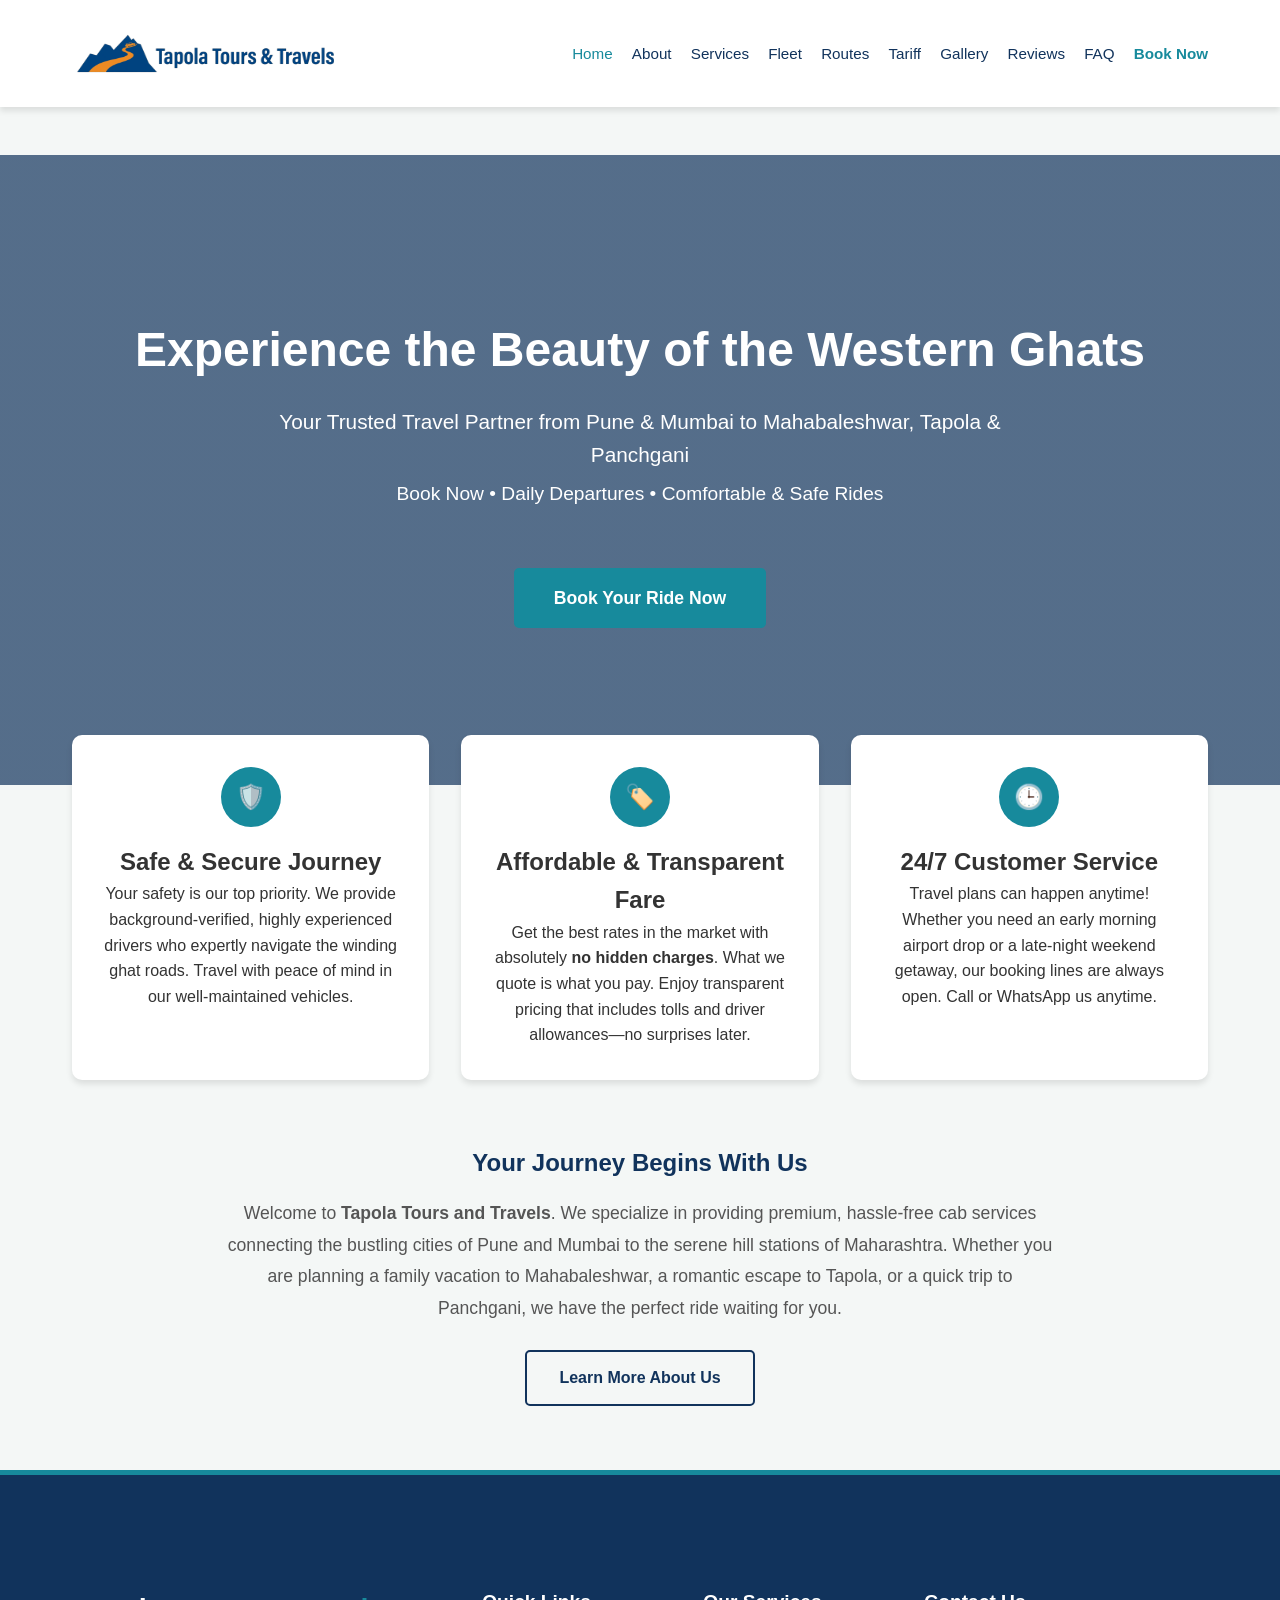
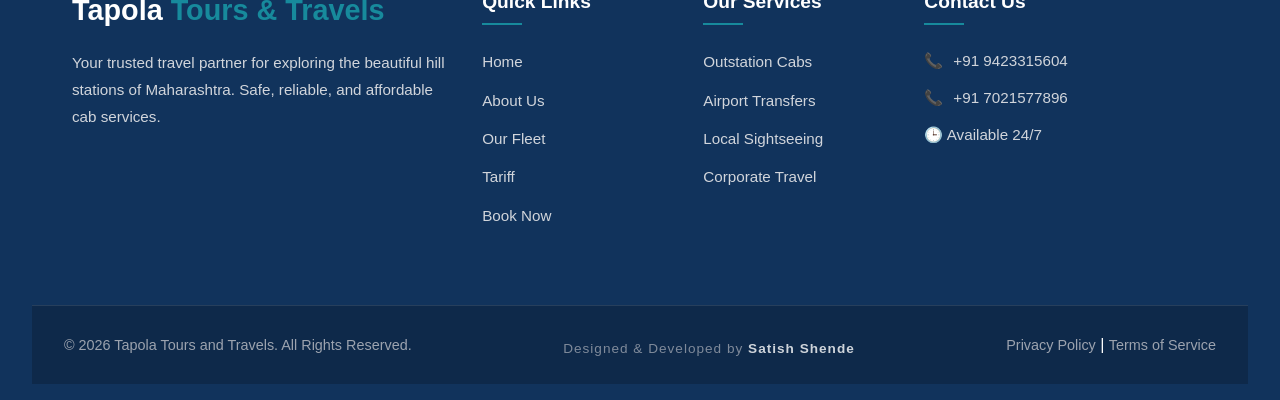
<file: index.html>
<!DOCTYPE html>
<html lang="en">
<head>
    <meta charset="UTF-8">
    <meta name="viewport" content="width=device-width, initial-scale=1.0">
    <title>Home | Tapola Tours and Travels</title>
    <link rel="stylesheet" href="style.css">
</head>
<body>
    <header>
        <div class="nav-container">
            
			<img src="img/tapola_final_header.png" width="270" height="75">
			
			 
            <div class="mobile-menu" onClick="toggleMenu()">☰</div>
            <nav>
                <ul id="nav-links">
                    <li><a href="index.html" class="active">Home</a></li>
                    <li><a href="about.html">About</a></li>
                    <li><a href="services.html">Services</a></li>
                    <li><a href="fleet.html">Fleet</a></li>
                    <li><a href="routes.html">Routes</a></li>
                    <li><a href="tariff.html">Tariff</a></li>
                    <li><a href="gallery.html">Gallery</a></li>
                    <li><a href="reviews.html">Reviews</a></li>
                    <li><a href="faq.html">FAQ</a></li>
                    <li><a href="contact.html" style="color:var(--secondary); font-weight:bold;">Book Now</a></li>
                </ul>
            </nav>
        </div>
    </header>

 
        <main style="padding:0; max-width:100%;">
    <!-- Hero Section -->
    <section class="hero">
        <h1>Experience the Beauty of the Western Ghats</h1>
        <p style="font-size: 1.3rem; margin-bottom: 0.5rem;">Your Trusted Travel Partner from Pune & Mumbai to Mahabaleshwar, Tapola & Panchgani</p>
        <p>Book Now • Daily Departures • Comfortable & Safe Rides</p>
        <br>
        <a href="contact.html" class="btn" style="font-size: 1.1rem; padding: 1rem 2.5rem;">Book Your Ride Now</a>
    </section>
    
    <!-- Features Section -->
    <section class="features">
        <!-- Feature 1 -->
        <div class="feature-card">
            <div class="feature-icon">🛡️</div>
            <h2>Safe & Secure Journey</h2>
            <p>Your safety is our top priority. We provide background-verified, highly experienced drivers who expertly navigate the winding ghat roads. Travel with peace of mind in our well-maintained vehicles.</p>
        </div>
        
        <!-- Feature 2 -->
        <div class="feature-card">
            <div class="feature-icon">🏷️</div>
            <h2>Affordable & Transparent Fare</h2>
            <p>Get the best rates in the market with absolutely <strong>no hidden charges</strong>. What we quote is what you pay. Enjoy transparent pricing that includes tolls and driver allowances—no surprises later.</p>
        </div>
        
        <!-- Feature 3 -->
        <div class="feature-card">
            <div class="feature-icon">🕒</div>
            <h2>24/7 Customer Service</h2>
            <p>Travel plans can happen anytime! Whether you need an early morning airport drop or a late-night weekend getaway, our booking lines are always open. Call or WhatsApp us anytime.</p>
        </div>
    </section>

    <!-- Welcome / Quick Intro Section -->
    <section style="max-width: 900px; margin: 4rem auto; text-align: center; padding: 0 2rem;">
        <h2 style="color: var(--primary); margin-bottom: 1rem;">Your Journey Begins With Us</h2>
        <p style="font-size: 1.1rem; color: #555; line-height: 1.8;">
            Welcome to <strong>Tapola Tours and Travels</strong>. We specialize in providing premium, hassle-free cab services connecting the bustling cities of Pune and Mumbai to the serene hill stations of Maharashtra. Whether you are planning a family vacation to Mahabaleshwar, a romantic escape to Tapola, or a quick trip to Panchgani, we have the perfect ride waiting for you.
        </p>
        <br>
        <a href="about.html" class="btn" style="background: transparent; color: var(--primary); border: 2px solid var(--primary);">Learn More About Us</a>
    </section>
</main>
    </main>

   <footer>
    <div class="footer-container">
        <div class="footer-col brand-col">
            <h2 class="footer-logo">Tapola <span>Tours & Travels</span></h2>
            <p>Your trusted travel partner for exploring the beautiful hill stations of Maharashtra. Safe, reliable, and affordable cab services.</p>
            <div class="social-links">
                <!-- FB, Insta, WhatsApp icons -->
            </div>
        </div>
        <div class="footer-col">
            <h3>Quick Links</h3>
            <ul>
                <li><a href="index.html">Home</a></li>
                <li><a href="about.html">About Us</a></li>
                <li><a href="fleet.html">Our Fleet</a></li>
                <li><a href="tariff.html">Tariff</a></li>
                <li><a href="contact.html">Book Now</a></li>
            </ul>
        </div>
        <div class="footer-col">
            <h3>Our Services</h3>
            <ul>
                <li><a href="services.html">Outstation Cabs</a></li>
                <li><a href="services.html">Airport Transfers</a></li>
                <li><a href="services.html">Local Sightseeing</a></li>
                <li><a href="services.html">Corporate Travel</a></li>
            </ul>
        </div>
        <div class="footer-col contact-col">
            <h3>Contact Us</h3>
            <ul class="contact-info">
                <li>📞 <a href="tel:9423315604">+91 9423315604</a></li>
                <li>📞 <a href="tel:7021577896">+91 7021577896</a></li>
                 <li>🕒 Available 24/7</li>
            </ul>
        </div>
    </div>
    <div class="footer-bottom">
        <p>&copy; 2026 Tapola Tours and Travels. All Rights Reserved.</p>
	<!-- Developer Credit -->
<p style="font-size: 0.85rem; margin-top: 8px; opacity: 0.8; letter-spacing: 1px;">
    Designed & Developed by <strong><a href="https://sites.google.com/view/satish-shende/" target="_blank">Satish Shende</a></strong></p>
        <div class="footer-bottom-links">
            <a href="#">Privacy Policy</a> | <a href="#">Terms of Service</a>
        </div>
    </div>
</footer>
    <script src="script.js"></script>
</body>
</html>
</file>
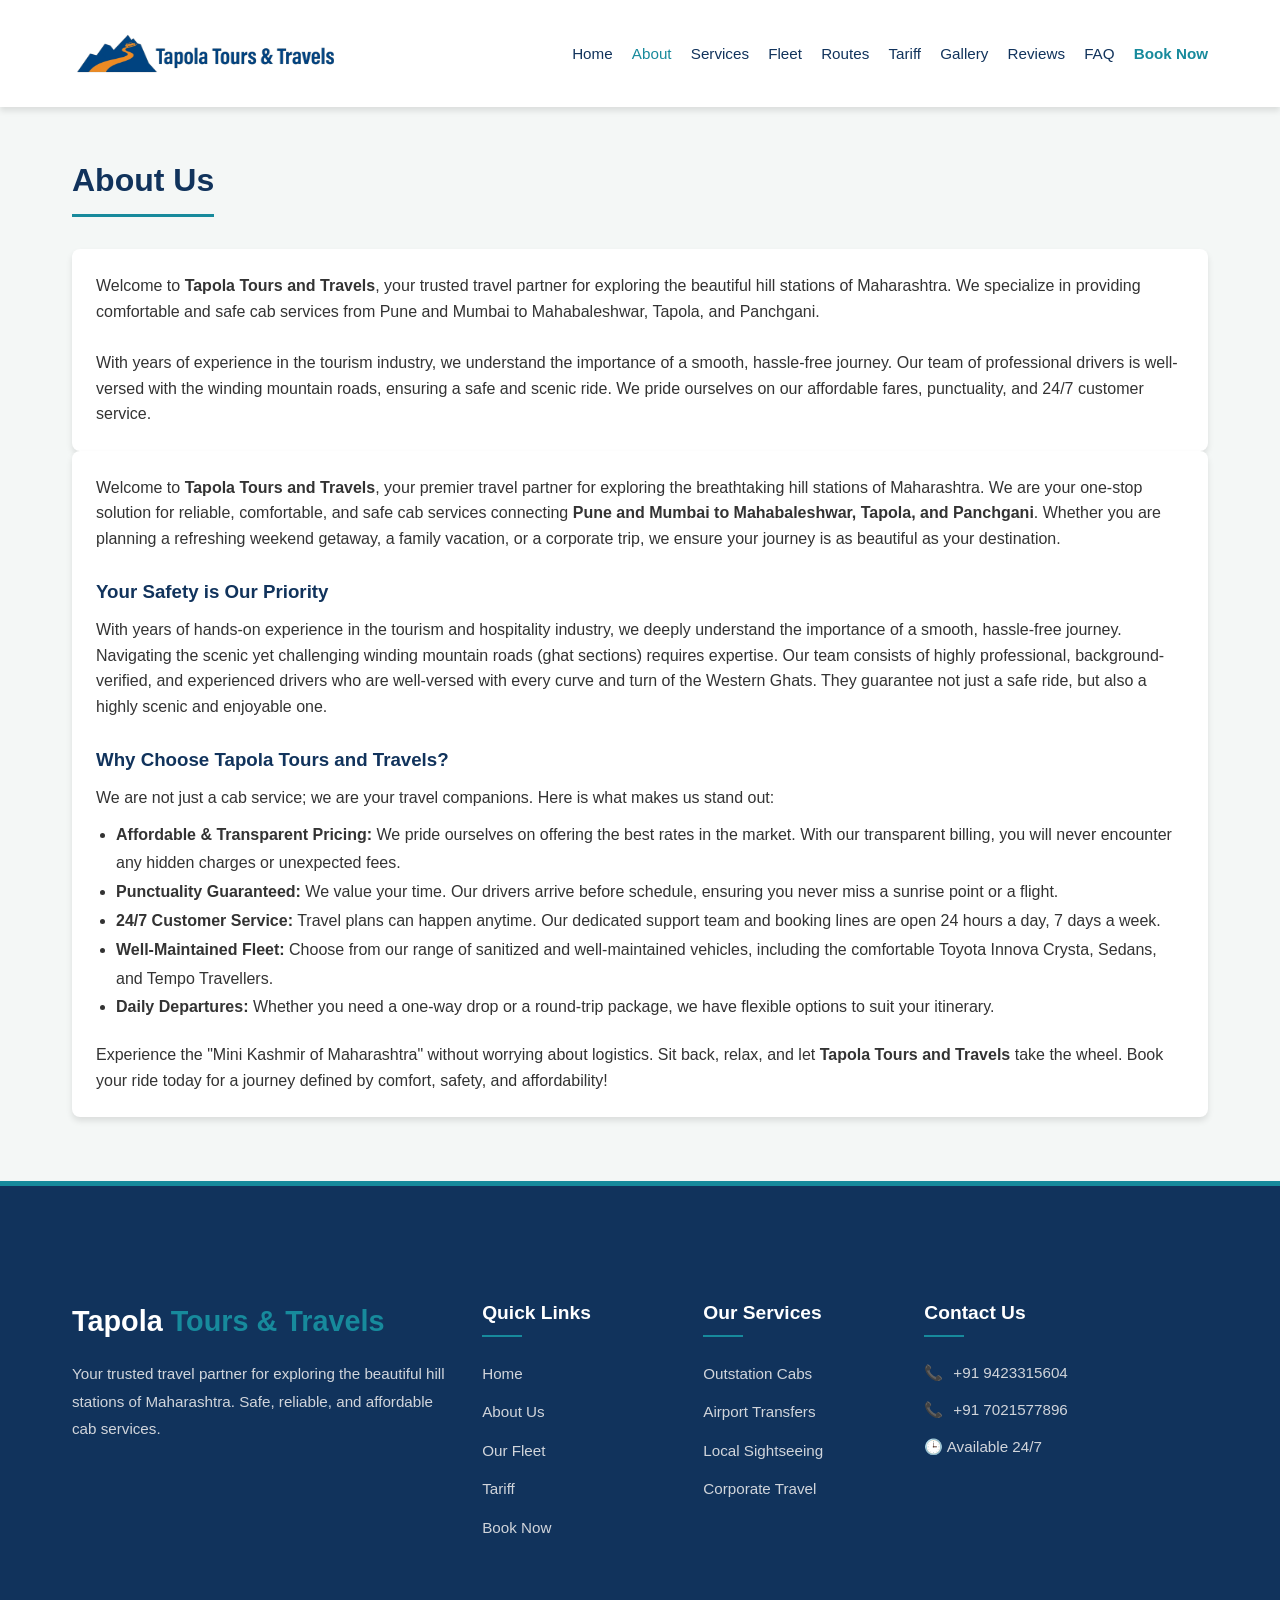
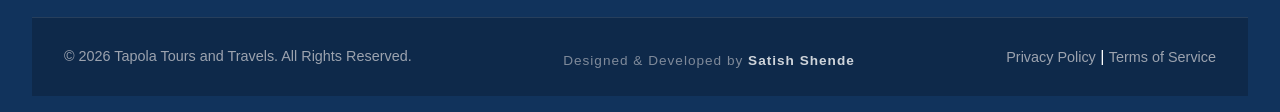
<file: about.html>
<!DOCTYPE html>
<html lang="en">
<head>
    <meta charset="UTF-8">
    <meta name="viewport" content="width=device-width, initial-scale=1.0">
    <title>About Us | Tapola Tours and Travels</title>
    <link rel="stylesheet" href="style.css">
</head>
<body>
    <header>
        <div class="nav-container">
<img src="img/tapola_final_header.png" width="270" height="75">
            <div class="mobile-menu" onClick="toggleMenu()">☰</div>
            <nav>
                <ul id="nav-links">
                    <li><a href="index.html">Home</a></li>
                    <li><a href="about.html" class="active">About</a></li>
                    <li><a href="services.html">Services</a></li>
                    <li><a href="fleet.html">Fleet</a></li>
                    <li><a href="routes.html">Routes</a></li>
                    <li><a href="tariff.html">Tariff</a></li>
                    <li><a href="gallery.html">Gallery</a></li>
                    <li><a href="reviews.html">Reviews</a></li>
                    <li><a href="faq.html">FAQ</a></li>
                    <li><a href="contact.html" style="color:var(--secondary); font-weight:bold;">Book Now</a></li>
                </ul>
            </nav>
        </div>
    </header>

    <main>
        <h1 class="page-title">About Us</h1>
        <div class="card">
            <p>Welcome to <strong>Tapola Tours and Travels</strong>, your trusted travel partner for exploring the beautiful hill stations of Maharashtra. We specialize in providing comfortable and safe cab services from Pune and Mumbai to Mahabaleshwar, Tapola, and Panchgani.</p>
            <br>
            <p>With years of experience in the tourism industry, we understand the importance of a smooth, hassle-free journey. Our team of professional drivers is well-versed with the winding mountain roads, ensuring a safe and scenic ride. We pride ourselves on our affordable fares, punctuality, and 24/7 customer service.</p>
        </div>


<div class="card">
    <p>Welcome to <strong>Tapola Tours and Travels</strong>, your premier travel partner for exploring the breathtaking hill stations of Maharashtra. We are your one-stop solution for reliable, comfortable, and safe cab services connecting <strong>Pune and Mumbai to Mahabaleshwar, Tapola, and Panchgani</strong>. Whether you are planning a refreshing weekend getaway, a family vacation, or a corporate trip, we ensure your journey is as beautiful as your destination.</p>
    
    <br>

    <h3 style="color: var(--primary); margin-bottom: 10px;">Your Safety is Our Priority</h3>
    <p>With years of hands-on experience in the tourism and hospitality industry, we deeply understand the importance of a smooth, hassle-free journey. Navigating the scenic yet challenging winding mountain roads (ghat sections) requires expertise. Our team consists of highly professional, background-verified, and experienced drivers who are well-versed with every curve and turn of the Western Ghats. They guarantee not just a safe ride, but also a highly scenic and enjoyable one.</p>

    <br>

    <h3 style="color: var(--primary); margin-bottom: 10px;">Why Choose Tapola Tours and Travels?</h3>
    <p>We are not just a cab service; we are your travel companions. Here is what makes us stand out:</p>
    <ul style="margin-top: 10px; margin-bottom: 20px; padding-left: 20px; line-height: 1.8;">
        <li><strong>Affordable & Transparent Pricing:</strong> We pride ourselves on offering the best rates in the market. With our transparent billing, you will never encounter any hidden charges or unexpected fees.</li>
        <li><strong>Punctuality Guaranteed:</strong> We value your time. Our drivers arrive before schedule, ensuring you never miss a sunrise point or a flight.</li>
        <li><strong>24/7 Customer Service:</strong> Travel plans can happen anytime. Our dedicated support team and booking lines are open 24 hours a day, 7 days a week.</li>
        <li><strong>Well-Maintained Fleet:</strong> Choose from our range of sanitized and well-maintained vehicles, including the comfortable Toyota Innova Crysta, Sedans, and Tempo Travellers.</li>
        <li><strong>Daily Departures:</strong> Whether you need a one-way drop or a round-trip package, we have flexible options to suit your itinerary.</li>
    </ul>

    <p>Experience the "Mini Kashmir of Maharashtra" without worrying about logistics. Sit back, relax, and let <strong>Tapola Tours and Travels</strong> take the wheel. Book your ride today for a journey defined by comfort, safety, and affordability!</p>
</div>
    </main>

    <footer>
    <div class="footer-container">
        <div class="footer-col brand-col">
            <h2 class="footer-logo">Tapola <span>Tours & Travels</span></h2>
            <p>Your trusted travel partner for exploring the beautiful hill stations of Maharashtra. Safe, reliable, and affordable cab services.</p>
            <div class="social-links">
                <!-- FB, Insta, WhatsApp icons -->
            </div>
        </div>
        <div class="footer-col">
            <h3>Quick Links</h3>
            <ul>
                <li><a href="index.html">Home</a></li>
                <li><a href="about.html">About Us</a></li>
                <li><a href="fleet.html">Our Fleet</a></li>
                <li><a href="tariff.html">Tariff</a></li>
                <li><a href="contact.html">Book Now</a></li>
            </ul>
        </div>
        <div class="footer-col">
            <h3>Our Services</h3>
            <ul>
                <li><a href="services.html">Outstation Cabs</a></li>
                <li><a href="services.html">Airport Transfers</a></li>
                <li><a href="services.html">Local Sightseeing</a></li>
                <li><a href="services.html">Corporate Travel</a></li>
            </ul>
        </div>
        <div class="footer-col contact-col">
            <h3>Contact Us</h3>
            <ul class="contact-info">
                <li>📞 <a href="tel:9423315604">+91 9423315604</a></li>
                <li>📞 <a href="tel:7021577896">+91 7021577896</a></li>
                 <li>🕒 Available 24/7</li>
            </ul>
        </div>
    </div>
    <div class="footer-bottom">
        <p>&copy; 2026 Tapola Tours and Travels. All Rights Reserved.</p>
		<p style="font-size: 0.85rem; margin-top: 8px; opacity: 0.8; letter-spacing: 1px;">
    Designed & Developed by <strong><a href="https://sites.google.com/view/satish-shende/" target="_blank">Satish Shende</a></strong></p>
        <div class="footer-bottom-links">
            <a href="#">Privacy Policy</a> | <a href="#">Terms of Service</a>
        </div>
    </div>
</footer>
    <script src="script.js"></script>
</body>
</html>
</file>
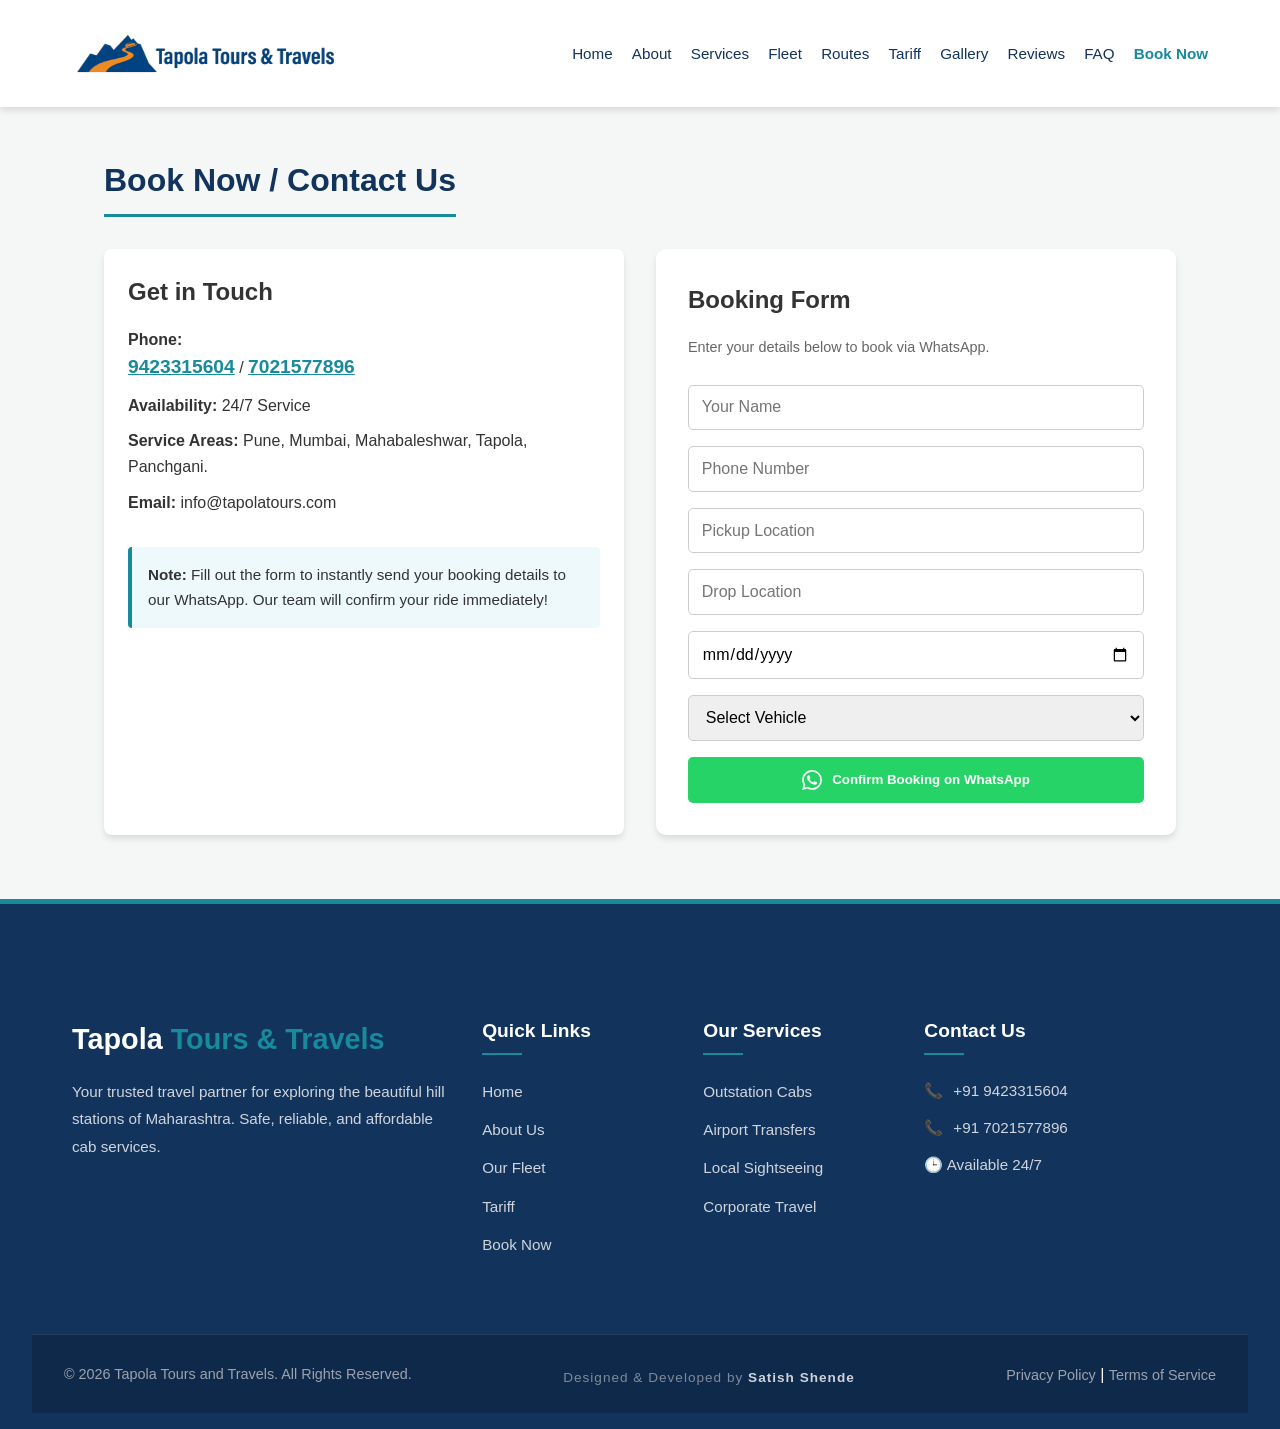
<file: contact.html>
<!DOCTYPE html>
<html lang="en">
<head>
    <meta charset="UTF-8">
    <meta name="viewport" content="width=device-width, initial-scale=1.0">
    <title>Contact & Booking | Tapola Tours and Travels</title>
    <link rel="stylesheet" href="style.css">
</head>
<body>
    <header>
        <div class="nav-container">
         <img src="img/tapola_final_header.png" width="270" height="75">
            <div class="mobile-menu" onClick="toggleMenu()">☰</div>
            <nav>
                <ul id="nav-links">
                    <li><a href="index.html">Home</a></li>
                    <li><a href="about.html">About</a></li>
                    <li><a href="services.html">Services</a></li>
                    <li><a href="fleet.html">Fleet</a></li>
                    <li><a href="routes.html">Routes</a></li>
                    <li><a href="tariff.html">Tariff</a></li>
                    <li><a href="gallery.html">Gallery</a></li>
                    <li><a href="reviews.html">Reviews</a></li>
                    <li><a href="faq.html">FAQ</a></li>
                    <li><a href="contact.html" class="active" style="color:var(--secondary); font-weight:bold;">Book Now</a></li>
                </ul>
            </nav>
        </div>
    </header>

    <main>
	
	<main>
    <h1 class="page-title">Book Now / Contact Us</h1>
    
    <div class="content-grid">
        <!-- Contact Info Card -->
        <div class="card">
            <h2>Get in Touch</h2>
            <p style="margin-top: 15px;"><strong>Phone:</strong> <br>
                <a href="tel:9423315604" style="color: var(--secondary); font-weight: bold; font-size: 1.2rem;">9423315604</a> / 
                <a href="tel:7021577896" style="color: var(--secondary); font-weight: bold; font-size: 1.2rem;">7021577896</a>
            </p>
            <p style="margin-top: 10px;"><strong>Availability:</strong> 24/7 Service</p>
            <p style="margin-top: 10px;"><strong>Service Areas:</strong> Pune, Mumbai, Mahabaleshwar, Tapola, Panchgani.</p>
            <p style="margin-top: 10px;"><strong>Email:</strong> info@tapolatours.com</p>
            
            <div style="margin-top: 2rem; padding: 1rem; background: #eef9fb; border-left: 4px solid var(--secondary); border-radius: 4px;">
                <p style="font-size: 0.95rem; margin: 0;"><strong>Note:</strong> Fill out the form to instantly send your booking details to our WhatsApp. Our team will confirm your ride immediately!</p>
            </div>
        </div>
        
        <!-- Booking Form Card -->
        <form class="booking-form" id="whatsappForm" onSubmit="sendToWhatsApp(event)">
            <h2>Booking Form</h2>
            <p style="font-size: 0.9rem; color: #666; margin-bottom: 10px;">Enter your details below to book via WhatsApp.</p>
            
            <input type="text" id="bName" placeholder="Your Name" required>
            <input type="tel" id="bPhone" placeholder="Phone Number" required>
            <input type="text" id="bPickup" placeholder="Pickup Location" required>
            <input type="text" id="bDrop" placeholder="Drop Location" required>
            <input type="date" id="bDate" required>
            
            <select id="bVehicle" required>
                <option value="">Select Vehicle</option>
                <option value="Toyota Innova Crysta">Toyota Innova Crysta</option>
                <option value="Sedan (Dzire/Etios)">Sedan (Dzire/Etios)</option>
                <option value="Tempo Traveller">Tempo Traveller</option>
            </select>
            
            <!-- Button with WhatsApp Icon -->
            <button type="submit" class="btn" style="display: flex; align-items: center; justify-content: center; gap: 10px; background-color: #25D366; color: white;">
                <svg viewBox="0 0 24 24" width="20" height="20" fill="currentColor">
                    <path d="M17.472 14.382c-.297-.149-1.758-.867-2.03-.967-.273-.099-.471-.148-.67.15-.197.297-.767.966-.94 1.164-.173.199-.347.223-.644.075-.297-.15-1.255-.463-2.39-1.475-.883-.788-1.48-1.761-1.653-2.059-.173-.297-.018-.458.13-.606.134-.133.298-.347.446-.52.149-.174.198-.298.298-.497.099-.198.05-.371-.025-.52-.075-.149-.669-1.612-.916-2.207-.242-.579-.487-.5-.669-.51-.173-.008-.371-.01-.57-.01-.198 0-.52.074-.792.372-.272.297-1.04 1.016-1.04 2.479 0 1.462 1.065 2.875 1.213 3.074.149.198 2.096 3.2 5.077 4.487.709.306 1.262.489 1.694.625.712.227 1.36.195 1.871.118.571-.085 1.758-.719 2.006-1.413.248-.694.248-1.289.173-1.413-.074-.124-.272-.198-.57-.347m-5.421 7.403h-.004a9.87 9.87 0 01-5.031-1.378l-.361-.214-3.741.982.998-3.648-.235-.374a9.86 9.86 0 01-1.51-5.26c.001-5.45 4.436-9.884 9.888-9.884 2.64 0 5.122 1.03 6.988 2.898a9.825 9.825 0 012.893 6.994c-.003 5.45-4.437 9.884-9.885 9.884m8.413-18.297A11.815 11.815 0 0012.05 0C5.495 0 .16 5.335.157 11.892c0 2.096.547 4.142 1.588 5.945L.057 24l6.305-1.654a11.882 11.882 0 005.683 1.448h.005c6.554 0 11.89-5.335 11.893-11.893a11.821 11.821 0 00-3.48-8.413Z"/>
                </svg>
                Confirm Booking on WhatsApp
            </button>
        </form>
    </div>
</main>
    </main>

   <footer>
    <div class="footer-container">
        <div class="footer-col brand-col">
            <h2 class="footer-logo">Tapola <span>Tours & Travels</span></h2>
            <p>Your trusted travel partner for exploring the beautiful hill stations of Maharashtra. Safe, reliable, and affordable cab services.</p>
            <div class="social-links">
                <!-- FB, Insta, WhatsApp icons -->
            </div>
        </div>
        <div class="footer-col">
            <h3>Quick Links</h3>
            <ul>
                <li><a href="index.html">Home</a></li>
                <li><a href="about.html">About Us</a></li>
                <li><a href="fleet.html">Our Fleet</a></li>
                <li><a href="tariff.html">Tariff</a></li>
                <li><a href="contact.html">Book Now</a></li>
            </ul>
        </div>
        <div class="footer-col">
            <h3>Our Services</h3>
            <ul>
                <li><a href="services.html">Outstation Cabs</a></li>
                <li><a href="services.html">Airport Transfers</a></li>
                <li><a href="services.html">Local Sightseeing</a></li>
                <li><a href="services.html">Corporate Travel</a></li>
            </ul>
        </div>
        <div class="footer-col contact-col">
            <h3>Contact Us</h3>
            <ul class="contact-info">
                <li>📞 <a href="tel:9423315604">+91 9423315604</a></li>
                <li>📞 <a href="tel:7021577896">+91 7021577896</a></li>
                 <li>🕒 Available 24/7</li>
            </ul>
        </div>
    </div>
    <div class="footer-bottom">
        <p>&copy; 2026 Tapola Tours and Travels. All Rights Reserved.</p>
		<p style="font-size: 0.85rem; margin-top: 8px; opacity: 0.8; letter-spacing: 1px;">
    Designed & Developed by <strong><a href="https://sites.google.com/view/satish-shende/" target="_blank">Satish Shende</a></strong></p>
        <div class="footer-bottom-links">
            <a href="#">Privacy Policy</a> | <a href="#">Terms of Service</a>
        </div>
    </div>
</footer>
    <script src="script.js"></script>
</body>
</html>
</file>
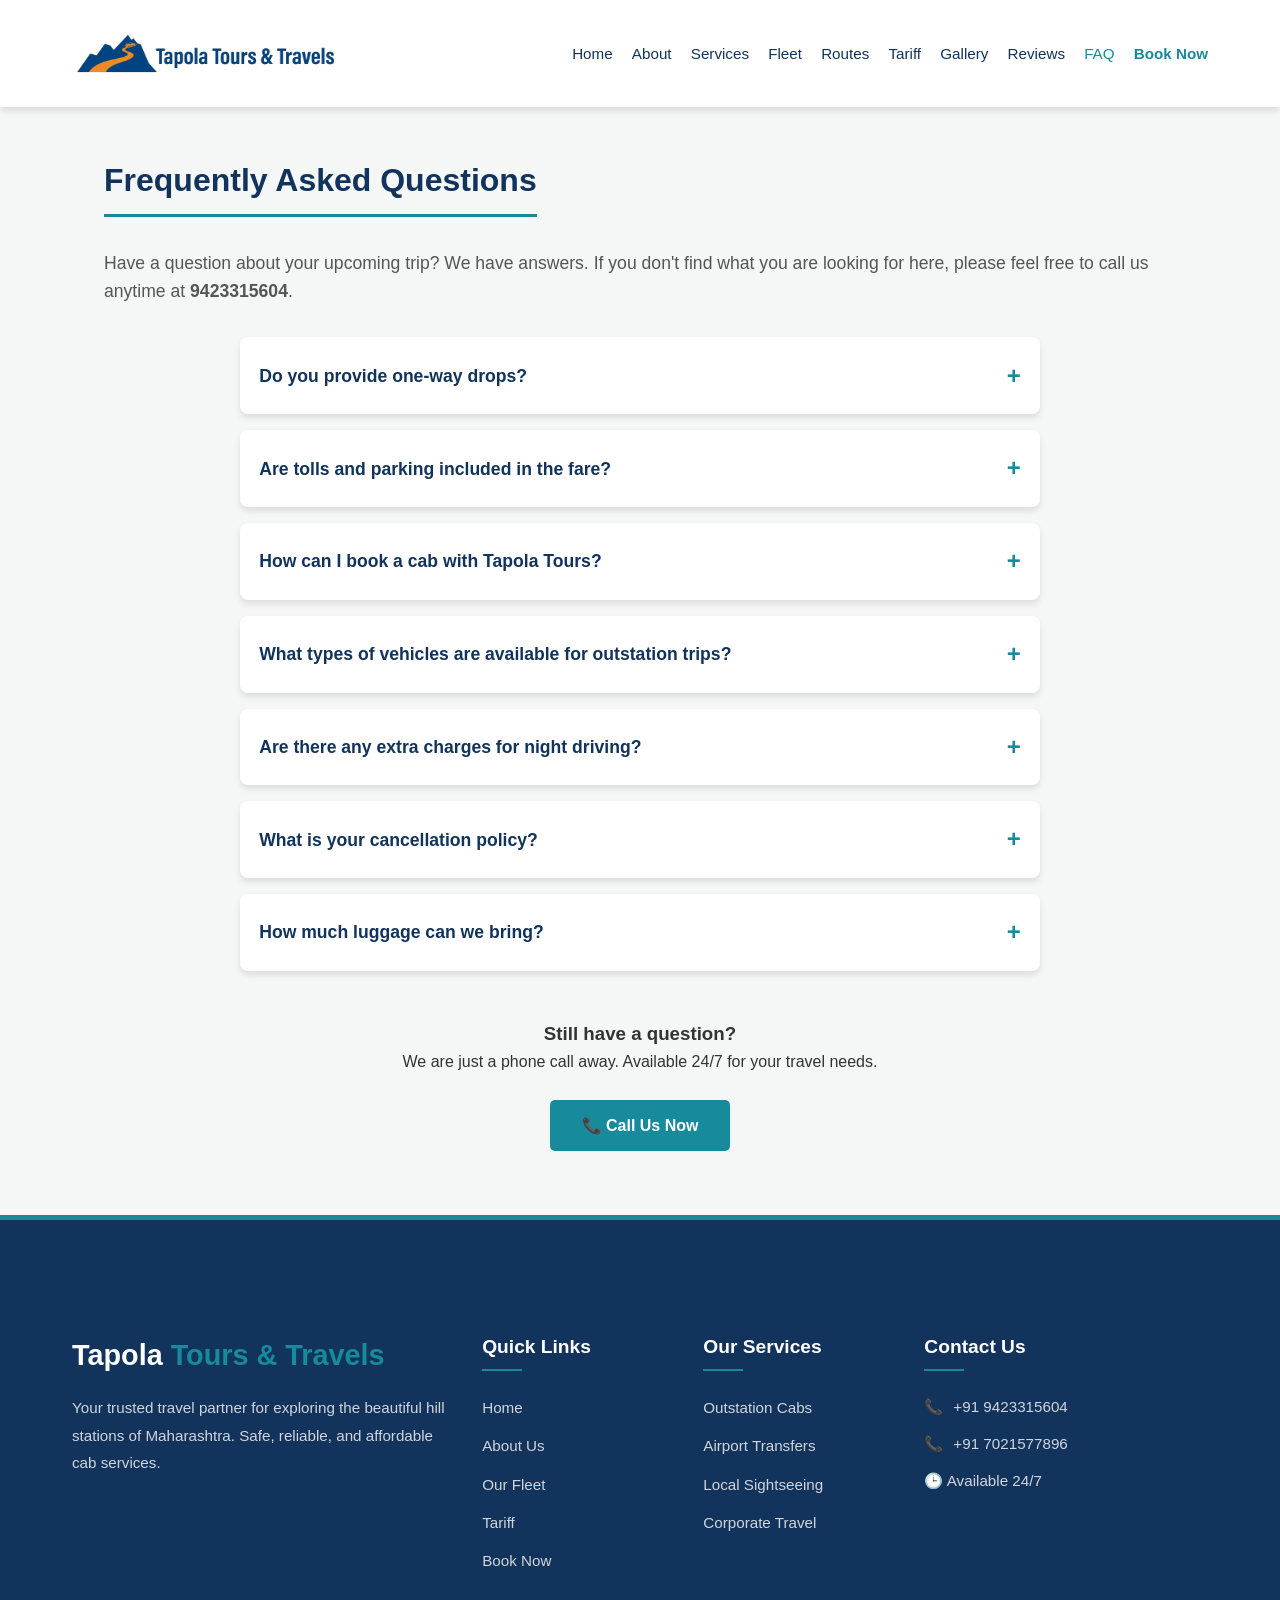
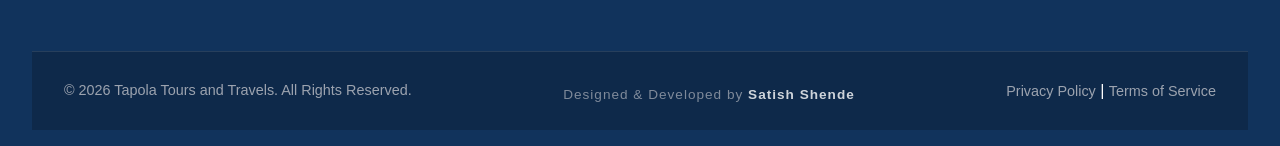
<file: faq.html>
<!DOCTYPE html>
<html lang="en">
<head>
    <meta charset="UTF-8">
    <meta name="viewport" content="width=device-width, initial-scale=1.0">
    <title>FAQ | Tapola Tours and Travels</title>
    <link rel="stylesheet" href="style.css">
</head>
<body>
    <header>
        <div class="nav-container">
         <img src="img/tapola_final_header.png" width="270" height="75">
            <div class="mobile-menu" onClick="toggleMenu()">☰</div>
            <nav>
                <ul id="nav-links">
                    <li><a href="index.html">Home</a></li>
                    <li><a href="about.html">About</a></li>
                    <li><a href="services.html">Services</a></li>
                    <li><a href="fleet.html">Fleet</a></li>
                    <li><a href="routes.html">Routes</a></li>
                    <li><a href="tariff.html">Tariff</a></li>
                    <li><a href="gallery.html">Gallery</a></li>
                    <li><a href="reviews.html">Reviews</a></li>
                    <li><a href="faq.html" class="active">FAQ</a></li>
                    <li><a href="contact.html" style="color:var(--secondary); font-weight:bold;">Book Now</a></li>
                </ul>
            </nav>
        </div>
    </header>

    <main>
	<main>
    <h1 class="page-title">Frequently Asked Questions</h1>
    <p style="margin-bottom: 2rem; font-size: 1.1rem; color: #555;">
        Have a question about your upcoming trip? We have answers. If you don't find what you are looking for here, please feel free to call us anytime at <strong>9423315604</strong>.
    </p>

    <style>
        /* Custom styling for the FAQ Accordion */
        .faq-container {
            max-width: 800px;
            margin: 0 auto;
        }
        details {
            background: var(--white);
            margin-bottom: 1rem;
            border-radius: 8px;
            box-shadow: var(--shadow);
            overflow: hidden;
        }
        summary {
            padding: 1.2rem;
            font-size: 1.1rem;
            font-weight: 600;
            color: var(--primary);
            cursor: pointer;
            list-style: none; /* Hides the default arrow */
            display: flex;
            justify-content: space-between;
            align-items: center;
            transition: background 0.3s ease;
        }
        summary::-webkit-details-marker {
            display: none; /* Hides arrow in Chrome/Safari */
        }
        summary:hover {
            background: #f9f9f9;
        }
        summary::after {
            content: '+';
            font-size: 1.5rem;
            font-weight: bold;
            color: var(--secondary);
        }
        details[open] summary::after {
            content: '-';
        }
        .faq-answer {
            padding: 0 1.2rem 1.2rem 1.2rem;
            color: var(--dark);
            line-height: 1.6;
        }
    </style>

    <div class="faq-container">
        
        <!-- Q1 -->
        <details>
            <summary>Do you provide one-way drops?</summary>
            <div class="faq-answer">
                <p>Yes, absolutely! We understand that not everyone needs a round-trip. We provide both <strong>one-way drops</strong> and <strong>round-trip services</strong> connecting Pune and Mumbai to Mahabaleshwar, Tapola, Panchgani, and other destinations.</p>
            </div>
        </details>

        <!-- Q2 -->
        <details>
            <summary>Are tolls and parking included in the fare?</summary>
            <div class="faq-answer">
                <p>Yes, our pricing is completely transparent. Our standard quotes usually include tolls, state taxes, and driver allowance. However, specific inclusions may vary based on the package you choose. We will confirm exactly what is included in your final quote before you book.</p>
            </div>
        </details>

        <!-- Q3 -->
        <details>
            <summary>How can I book a cab with Tapola Tours?</summary>
            <div class="faq-answer">
                <p>Booking with us is quick and easy. You can:</p>
                <ul style="margin-top: 5px; padding-left: 20px;">
                    <li>Call or WhatsApp us directly at <strong>9423315604 / 7021577896</strong>.</li>
                    <li>Fill out the booking form on our <a href="contact.html" style="color: var(--secondary); font-weight: bold;">Contact Page</a>.</li>
                </ul>
                <p>Our team is available 24/7 to assist you.</p>
            </div>
        </details>

        <!-- Q4 -->
        <details>
            <summary>What types of vehicles are available for outstation trips?</summary>
            <div class="faq-answer">
                <p>We have a well-maintained fleet to suit every group size and budget. Choose from budget-friendly <strong>Sedans (Swift Dzire)</strong>, spacious and premium <strong>Toyota Innova Crystas</strong> (perfect for families), or large <strong>Tempo Travellers</strong> for corporate events and big groups.</p>
            </div>
        </details>

        <!-- Q5 -->
        <details>
            <summary>Are there any extra charges for night driving?</summary>
            <div class="faq-answer">
                <p>For pickups or drops between 10:00 PM and 6:00 AM, a nominal night charge may apply as per standard industry practice. Rest assured, this will always be communicated to you upfront during the booking process—there are no surprise fees.</p>
            </div>
        </details>

        <!-- Q6 -->
        <details>
            <summary>What is your cancellation policy?</summary>
            <div class="faq-answer">
                <p>We understand that plans can change. Cancellations made at least 24 hours prior to the scheduled pickup time are usually free of charge. Cancellations made at the last minute may attract a nominal fee. Please discuss specific cancellation terms with our team when booking.</p>
            </div>
        </details>

        <!-- Q7 -->
        <details>
            <summary>How much luggage can we bring?</summary>
            <div class="faq-answer">
                <p>Our vehicles are equipped to handle standard luggage. An Innova Crysta can comfortably fit 3-4 large suitcases, while a Sedan can fit 2. If you are traveling with oversized luggage, sports equipment, or wheelchairs, please let us know in advance so we can arrange an appropriate vehicle (like a Tempo Traveller).</p>
            </div>
        </details>

    </div>

    <div style="text-align: center; margin-top: 3rem;">
        <h3>Still have a question?</h3>
        <p>We are just a phone call away. Available 24/7 for your travel needs.</p>
        <br>
        <a href="tel:9423315604" class="btn">📞 Call Us Now</a>
    </div>
</main>
    </main>

    <footer>
    <div class="footer-container">
        <div class="footer-col brand-col">
            <h2 class="footer-logo">Tapola <span>Tours & Travels</span></h2>
            <p>Your trusted travel partner for exploring the beautiful hill stations of Maharashtra. Safe, reliable, and affordable cab services.</p>
            <div class="social-links">
                <!-- FB, Insta, WhatsApp icons -->
            </div>
        </div>
        <div class="footer-col">
            <h3>Quick Links</h3>
            <ul>
                <li><a href="index.html">Home</a></li>
                <li><a href="about.html">About Us</a></li>
                <li><a href="fleet.html">Our Fleet</a></li>
                <li><a href="tariff.html">Tariff</a></li>
                <li><a href="contact.html">Book Now</a></li>
            </ul>
        </div>
        <div class="footer-col">
            <h3>Our Services</h3>
            <ul>
                <li><a href="services.html">Outstation Cabs</a></li>
                <li><a href="services.html">Airport Transfers</a></li>
                <li><a href="services.html">Local Sightseeing</a></li>
                <li><a href="services.html">Corporate Travel</a></li>
            </ul>
        </div>
        <div class="footer-col contact-col">
            <h3>Contact Us</h3>
            <ul class="contact-info">
                <li>📞 <a href="tel:9423315604">+91 9423315604</a></li>
                <li>📞 <a href="tel:7021577896">+91 7021577896</a></li>
                 <li>🕒 Available 24/7</li>
            </ul>
        </div>
    </div>
    <div class="footer-bottom">
        <p>&copy; 2026 Tapola Tours and Travels. All Rights Reserved.</p>
		<p style="font-size: 0.85rem; margin-top: 8px; opacity: 0.8; letter-spacing: 1px;">
    Designed & Developed by <strong><a href="https://sites.google.com/view/satish-shende/" target="_blank">Satish Shende</a></strong></p>
        <div class="footer-bottom-links">
            <a href="#">Privacy Policy</a> | <a href="#">Terms of Service</a>
        </div>
    </div>
</footer>
    <script src="script.js"></script>
</body>
</html>
</file>
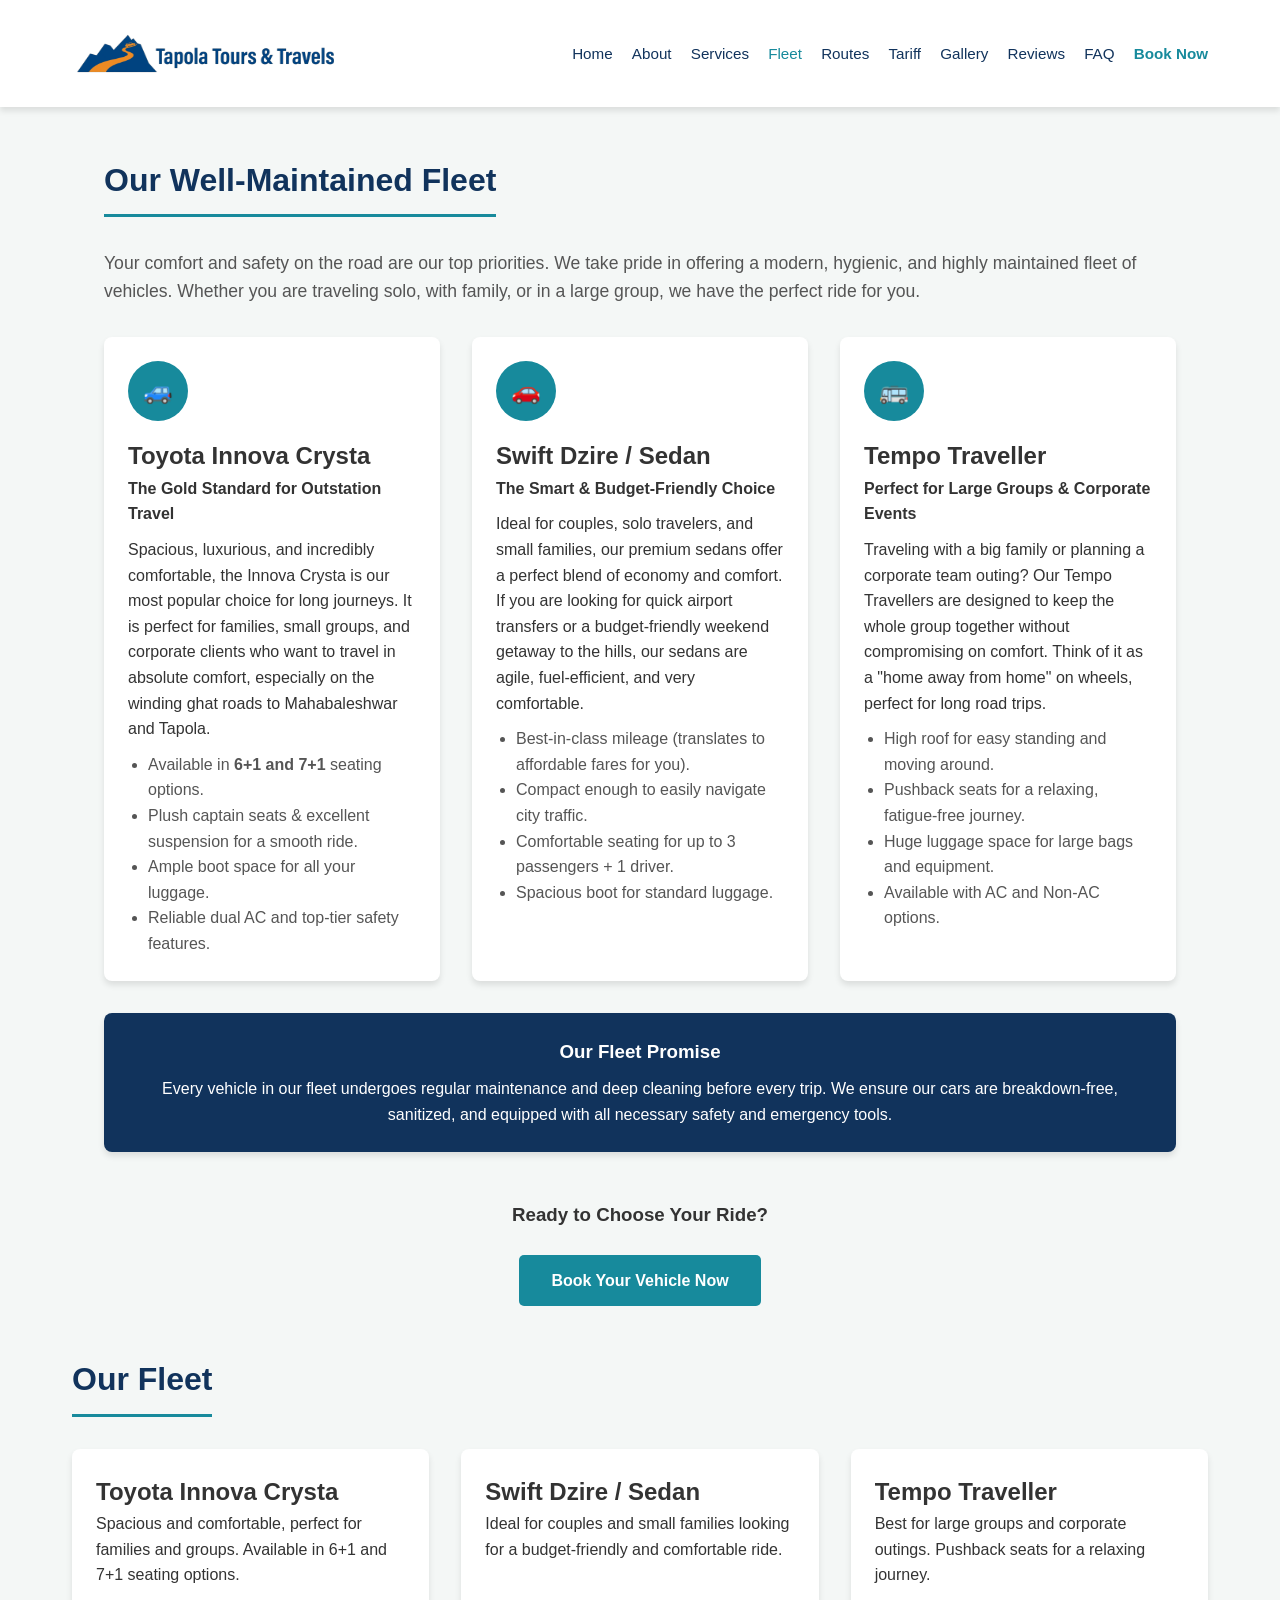
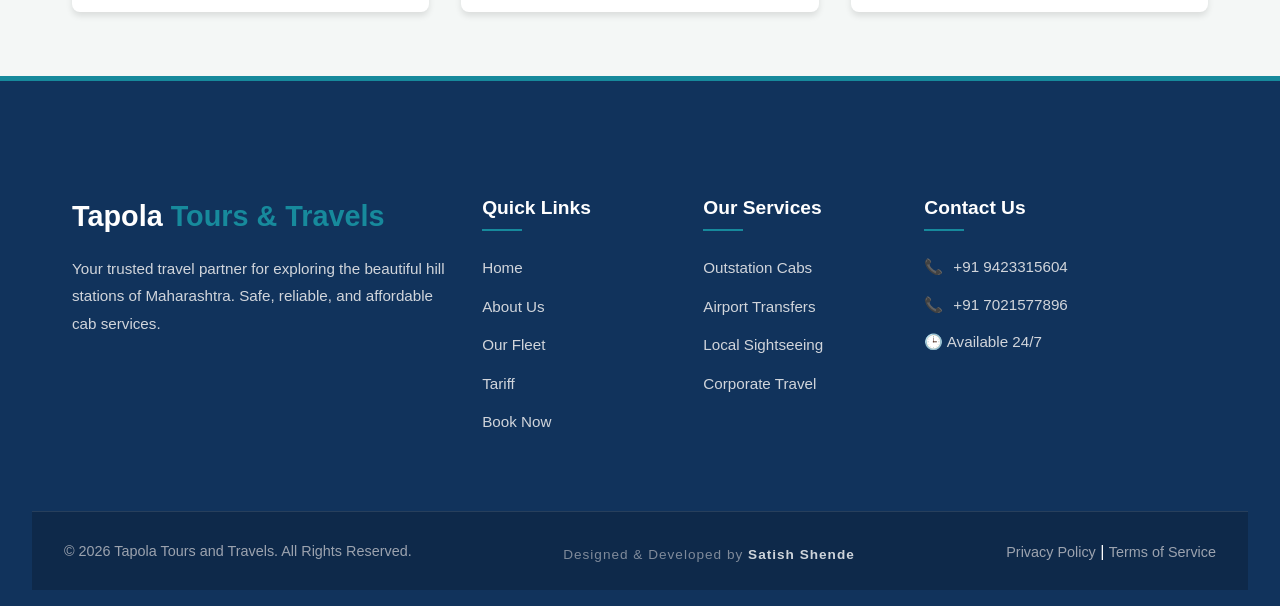
<file: fleet.html>
<!DOCTYPE html>
<html lang="en">
<head>
    <meta charset="UTF-8">
    <meta name="viewport" content="width=device-width, initial-scale=1.0">
    <title>Our Fleet | Tapola Tours and Travels</title>
    <link rel="stylesheet" href="style.css">
</head>
<body>
    <header>
        <div class="nav-container">
<img src="img/tapola_final_header.png" width="270" height="75">
            <div class="mobile-menu" onClick="toggleMenu()">☰</div>
            <nav>
                <ul id="nav-links">
                    <li><a href="index.html">Home</a></li>
                    <li><a href="about.html">About</a></li>
                    <li><a href="services.html">Services</a></li>
                    <li><a href="fleet.html" class="active">Fleet</a></li>
                    <li><a href="routes.html">Routes</a></li>
                    <li><a href="tariff.html">Tariff</a></li>
                    <li><a href="gallery.html">Gallery</a></li>
                    <li><a href="reviews.html">Reviews</a></li>
                    <li><a href="faq.html">FAQ</a></li>
                    <li><a href="contact.html" style="color:var(--secondary); font-weight:bold;">Book Now</a></li>
                </ul>
            </nav>
        </div>
    </header>

    <main>
	
	
	<main>
    <h1 class="page-title">Our Well-Maintained Fleet</h1>
    <p style="margin-bottom: 2rem; font-size: 1.1rem; color: #555;">
        Your comfort and safety on the road are our top priorities. We take pride in offering a modern, hygienic, and highly maintained fleet of vehicles. Whether you are traveling solo, with family, or in a large group, we have the perfect ride for you.
    </p>

    <div class="content-grid">
        <!-- Toyota Innova Crysta -->
        <div class="card">
            <div class="feature-icon" style="margin: 0 0 1rem 0;">🚙</div>
            <h2>Toyota Innova Crysta</h2>
            <p><strong>The Gold Standard for Outstation Travel</strong></p>
            <p style="margin-top: 10px;">Spacious, luxurious, and incredibly comfortable, the Innova Crysta is our most popular choice for long journeys. It is perfect for families, small groups, and corporate clients who want to travel in absolute comfort, especially on the winding ghat roads to Mahabaleshwar and Tapola.</p>
            <ul style="margin-top: 10px; padding-left: 20px; color: #555;">
                <li>Available in <strong>6+1 and 7+1</strong> seating options.</li>
                <li>Plush captain seats & excellent suspension for a smooth ride.</li>
                <li>Ample boot space for all your luggage.</li>
                <li>Reliable dual AC and top-tier safety features.</li>
            </ul>
        </div>

        <!-- Swift Dzire / Sedan -->
        <div class="card">
            <div class="feature-icon" style="margin: 0 0 1rem 0;">🚗</div>
            <h2>Swift Dzire / Sedan</h2>
            <p><strong>The Smart & Budget-Friendly Choice</strong></p>
            <p style="margin-top: 10px;">Ideal for couples, solo travelers, and small families, our premium sedans offer a perfect blend of economy and comfort. If you are looking for quick airport transfers or a budget-friendly weekend getaway to the hills, our sedans are agile, fuel-efficient, and very comfortable.</p>
            <ul style="margin-top: 10px; padding-left: 20px; color: #555;">
                <li>Best-in-class mileage (translates to affordable fares for you).</li>
                <li>Compact enough to easily navigate city traffic.</li>
                <li>Comfortable seating for up to 3 passengers + 1 driver.</li>
                <li>Spacious boot for standard luggage.</li>
            </ul>
        </div>

        <!-- Tempo Traveller -->
        <div class="card">
            <div class="feature-icon" style="margin: 0 0 1rem 0;">🚌</div>
            <h2>Tempo Traveller</h2>
            <p><strong>Perfect for Large Groups & Corporate Events</strong></p>
            <p style="margin-top: 10px;">Traveling with a big family or planning a corporate team outing? Our Tempo Travellers are designed to keep the whole group together without compromising on comfort. Think of it as a "home away from home" on wheels, perfect for long road trips.</p>
            <ul style="margin-top: 10px; padding-left: 20px; color: #555;">
                <li>High roof for easy standing and moving around.</li>
                <li>Pushback seats for a relaxing, fatigue-free journey.</li>
                <li>Huge luggage space for large bags and equipment.</li>
                <li>Available with AC and Non-AC options.</li>
            </ul>
        </div>
    </div>

    <!-- Trust/Assurance Section -->
    <div class="card" style="margin-top: 2rem; text-align: center; background: var(--primary); color: var(--white);">
        <h3 style="margin-bottom: 10px;">Our Fleet Promise</h3>
        <p>Every vehicle in our fleet undergoes regular maintenance and deep cleaning before every trip. We ensure our cars are breakdown-free, sanitized, and equipped with all necessary safety and emergency tools.</p>
    </div>

    <div style="text-align: center; margin-top: 3rem;">
        <h3>Ready to Choose Your Ride?</h3>
        <br>
        <a href="contact.html" class="btn">Book Your Vehicle Now</a>
    </div>
</main>
        <h1 class="page-title">Our Fleet</h1>
        <div class="content-grid">
            <div class="card">
                <h2>Toyota Innova Crysta</h2>
                <p>Spacious and comfortable, perfect for families and groups. Available in 6+1 and 7+1 seating options.</p>
            </div>
            <div class="card">
                <h2>Swift Dzire / Sedan</h2>
                <p>Ideal for couples and small families looking for a budget-friendly and comfortable ride.</p>
            </div>
            <div class="card">
                <h2>Tempo Traveller</h2>
                <p>Best for large groups and corporate outings. Pushback seats for a relaxing journey.</p>
            </div>
        </div>
    </main>

    <footer>
    <div class="footer-container">
        <div class="footer-col brand-col">
            <h2 class="footer-logo">Tapola <span>Tours & Travels</span></h2>
            <p>Your trusted travel partner for exploring the beautiful hill stations of Maharashtra. Safe, reliable, and affordable cab services.</p>
            <div class="social-links">
                <!-- FB, Insta, WhatsApp icons -->
            </div>
        </div>
        <div class="footer-col">
            <h3>Quick Links</h3>
            <ul>
                <li><a href="index.html">Home</a></li>
                <li><a href="about.html">About Us</a></li>
                <li><a href="fleet.html">Our Fleet</a></li>
                <li><a href="tariff.html">Tariff</a></li>
                <li><a href="contact.html">Book Now</a></li>
            </ul>
        </div>
        <div class="footer-col">
            <h3>Our Services</h3>
            <ul>
                <li><a href="services.html">Outstation Cabs</a></li>
                <li><a href="services.html">Airport Transfers</a></li>
                <li><a href="services.html">Local Sightseeing</a></li>
                <li><a href="services.html">Corporate Travel</a></li>
            </ul>
        </div>
        <div class="footer-col contact-col">
            <h3>Contact Us</h3>
            <ul class="contact-info">
                <li>📞 <a href="tel:9423315604">+91 9423315604</a></li>
                <li>📞 <a href="tel:7021577896">+91 7021577896</a></li>
                 <li>🕒 Available 24/7</li>
            </ul>
        </div>
    </div>
    <div class="footer-bottom">
        <p>&copy; 2026 Tapola Tours and Travels. All Rights Reserved.</p>
		<p style="font-size: 0.85rem; margin-top: 8px; opacity: 0.8; letter-spacing: 1px;">
    Designed & Developed by <strong><a href="https://sites.google.com/view/satish-shende/" target="_blank">Satish Shende</a></strong></p>
        <div class="footer-bottom-links">
            <a href="#">Privacy Policy</a> | <a href="#">Terms of Service</a>
        </div>
    </div>
</footer>
    <script src="script.js"></script>
</body>
</html>
</file>
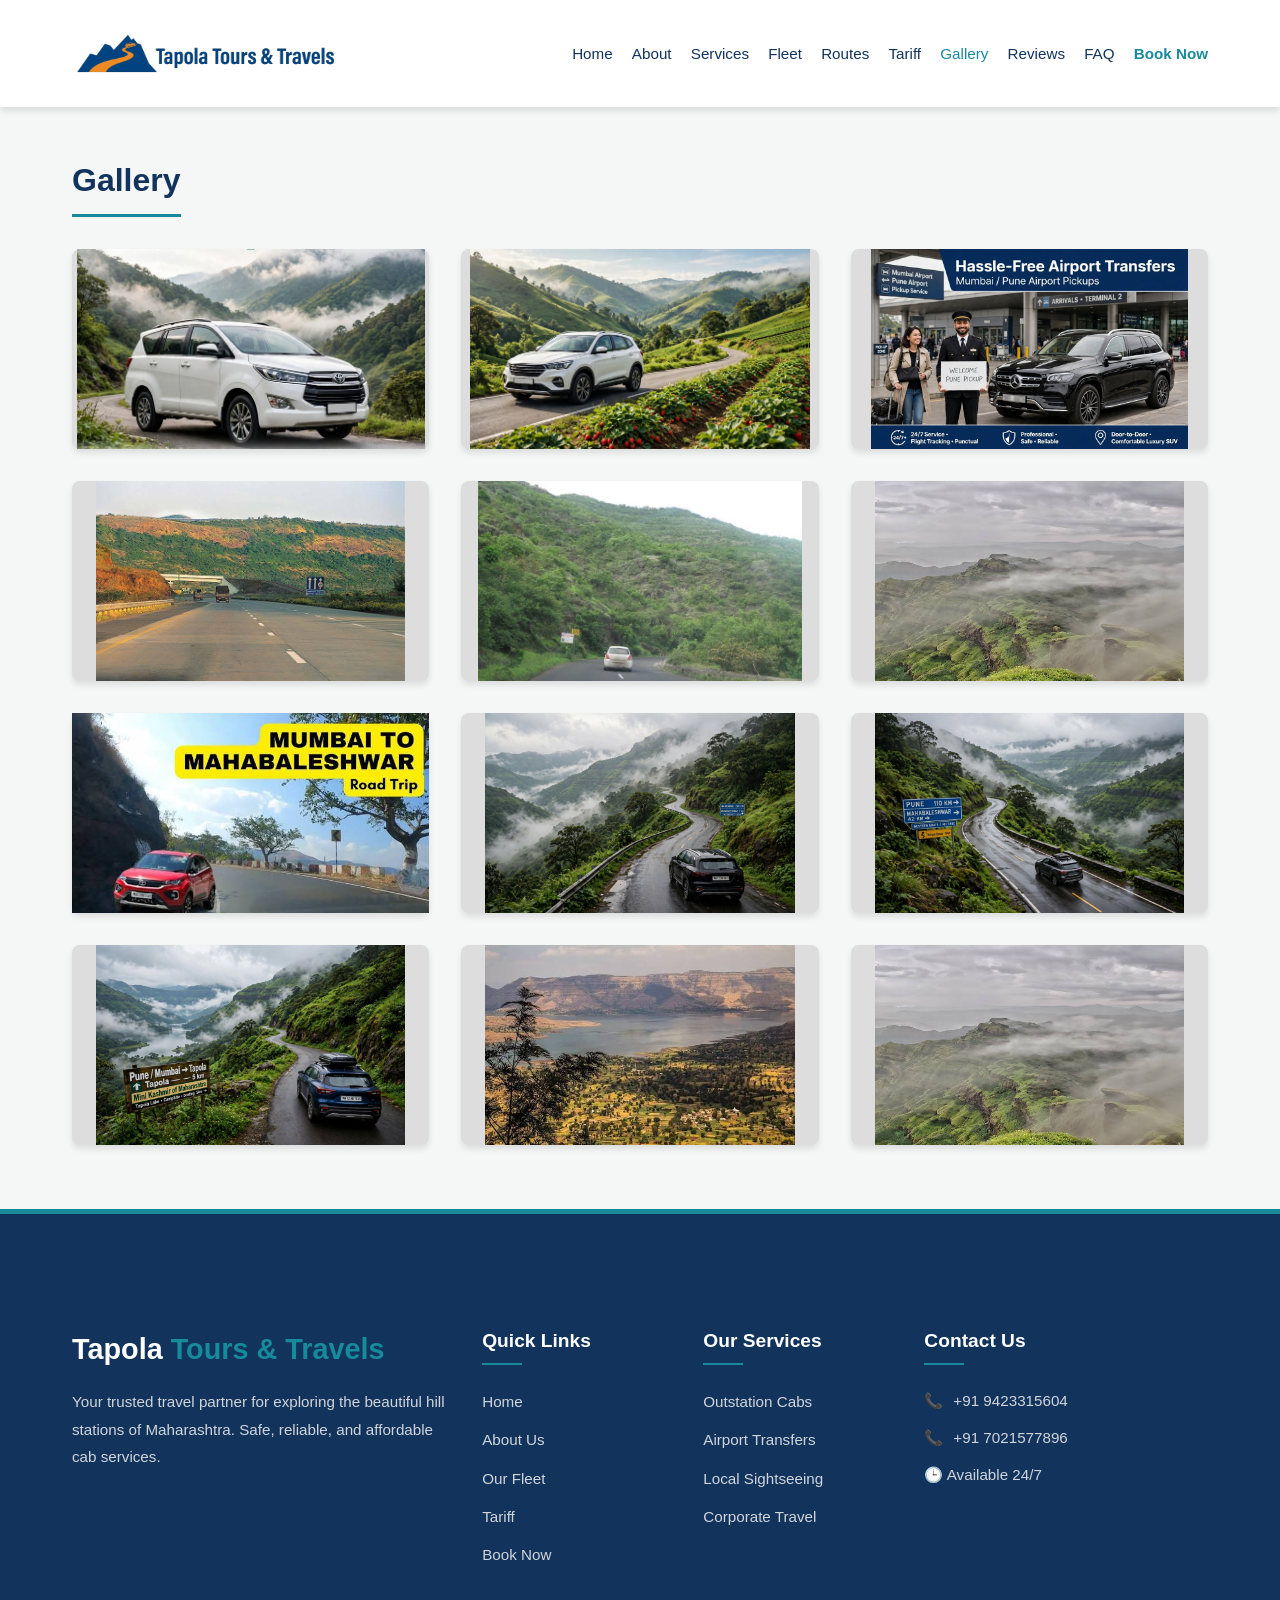
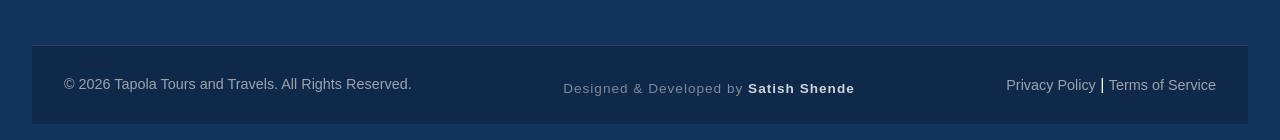
<file: gallery.html>
<!DOCTYPE html>
<html lang="en">
<head>
    <meta charset="UTF-8">
    <meta name="viewport" content="width=device-width, initial-scale=1.0">
    <title>Gallery | Tapola Tours and Travels</title>
    <link rel="stylesheet" href="style.css">
</head>
<body>
    <header>
        <div class="nav-container">
          <img src="img/tapola_final_header.png" width="270" height="75">
            <div class="mobile-menu" onClick="toggleMenu()">☰</div>
            <nav>
                <ul id="nav-links">
                    <li><a href="index.html">Home</a></li>
                    <li><a href="about.html">About</a></li>
                    <li><a href="services.html">Services</a></li>
                    <li><a href="fleet.html">Fleet</a></li>
                    <li><a href="routes.html">Routes</a></li>
                    <li><a href="tariff.html">Tariff</a></li>
                    <li><a href="gallery.html" class="active">Gallery</a></li>
                    <li><a href="reviews.html">Reviews</a></li>
                    <li><a href="faq.html">FAQ</a></li>
                    <li><a href="contact.html" style="color:var(--secondary); font-weight:bold;">Book Now</a></li>
                </ul>
            </nav>
        </div>
    </header>

    <main>
        <h1 class="page-title">Gallery</h1>
        <div class="content-grid">
            <div class="card" style="height: 200px; background: #ddd; display:flex; align-items:center; justify-content:center;"><img src="img/6.png" width="650" height="200"></div>
                   <div class="card" style="height: 200px; background: #ddd; display:flex; align-items:center; justify-content:center;"><img src="img/1.png" width="650" height="200"></div>
				          <div class="card" style="height: 200px; background: #ddd; display:flex; align-items:center; justify-content:center;"><img src="img/image_20261104_100450.jpg" width="650" height="200"></div>
						         <div class="card" style="height: 200px; background: #ddd; display:flex; align-items:center; justify-content:center;"><img src="img/4.jpg" width="650" height="200"></div>
								        <div class="card" style="height: 200px; background: #ddd; display:flex; align-items:center; justify-content:center;"><img src="img/5.jpg" width="650" height="200"></div>
										       <div class="card" style="height: 200px; background: #ddd; display:flex; align-items:center; justify-content:center;"><img src="img/images (1).jpg" width="650" height="200"></div>
											          <div class="card" style="height: 200px; background: #ddd; display:flex; align-items:center; justify-content:center;"><img src="img/7.jpg" width="650" height="200"></div>
													         <div class="card" style="height: 200px; background: #ddd; display:flex; align-items:center; justify-content:center;"><img src="img/image_20261104_095910.jpg" width="650" height="200"></div>
															        <div class="card" style="height: 200px; background: #ddd; display:flex; align-items:center; justify-content:center;"><img src="img/image_20261104_100026.jpg" width="650" height="200"></div>
																	       <div class="card" style="height: 200px; background: #ddd; display:flex; align-items:center; justify-content:center;"><img src="img/image_20261104_100235.jpg" width="650" height="200"></div>
																		          <div class="card" style="height: 200px; background: #ddd; display:flex; align-items:center; justify-content:center;"><img src="img/3.jpg" width="650" height="200"></div>
																				         <div class="card" style="height: 200px; background: #ddd; display:flex; align-items:center; justify-content:center;"><img src="img/images (1).jpg" width="650" height="200"></div>
																						 
        </div>
    </main>

   <footer>
    <div class="footer-container">
        <div class="footer-col brand-col">
            <h2 class="footer-logo">Tapola <span>Tours & Travels</span></h2>
            <p>Your trusted travel partner for exploring the beautiful hill stations of Maharashtra. Safe, reliable, and affordable cab services.</p>
            <div class="social-links">
                <!-- FB, Insta, WhatsApp icons -->
            </div>
        </div>
        <div class="footer-col">
            <h3>Quick Links</h3>
            <ul>
                <li><a href="index.html">Home</a></li>
                <li><a href="about.html">About Us</a></li>
                <li><a href="fleet.html">Our Fleet</a></li>
                <li><a href="tariff.html">Tariff</a></li>
                <li><a href="contact.html">Book Now</a></li>
            </ul>
        </div>
        <div class="footer-col">
            <h3>Our Services</h3>
            <ul>
                <li><a href="services.html">Outstation Cabs</a></li>
                <li><a href="services.html">Airport Transfers</a></li>
                <li><a href="services.html">Local Sightseeing</a></li>
                <li><a href="services.html">Corporate Travel</a></li>
            </ul>
        </div>
        <div class="footer-col contact-col">
            <h3>Contact Us</h3>
            <ul class="contact-info">
                <li>📞 <a href="tel:9423315604">+91 9423315604</a></li>
                <li>📞 <a href="tel:7021577896">+91 7021577896</a></li>
                 <li>🕒 Available 24/7</li>
            </ul>
        </div>
    </div>
    <div class="footer-bottom">
        <p>&copy; 2026 Tapola Tours and Travels. All Rights Reserved.</p>
		<p style="font-size: 0.85rem; margin-top: 8px; opacity: 0.8; letter-spacing: 1px;">
    Designed & Developed by <strong><a href="https://sites.google.com/view/satish-shende/" target="_blank">Satish Shende</a></strong></p>
        <div class="footer-bottom-links">
            <a href="#">Privacy Policy</a> | <a href="#">Terms of Service</a>
        </div>
    </div>
</footer>
    <script src="script.js"></script>
</body>
</html>
</file>
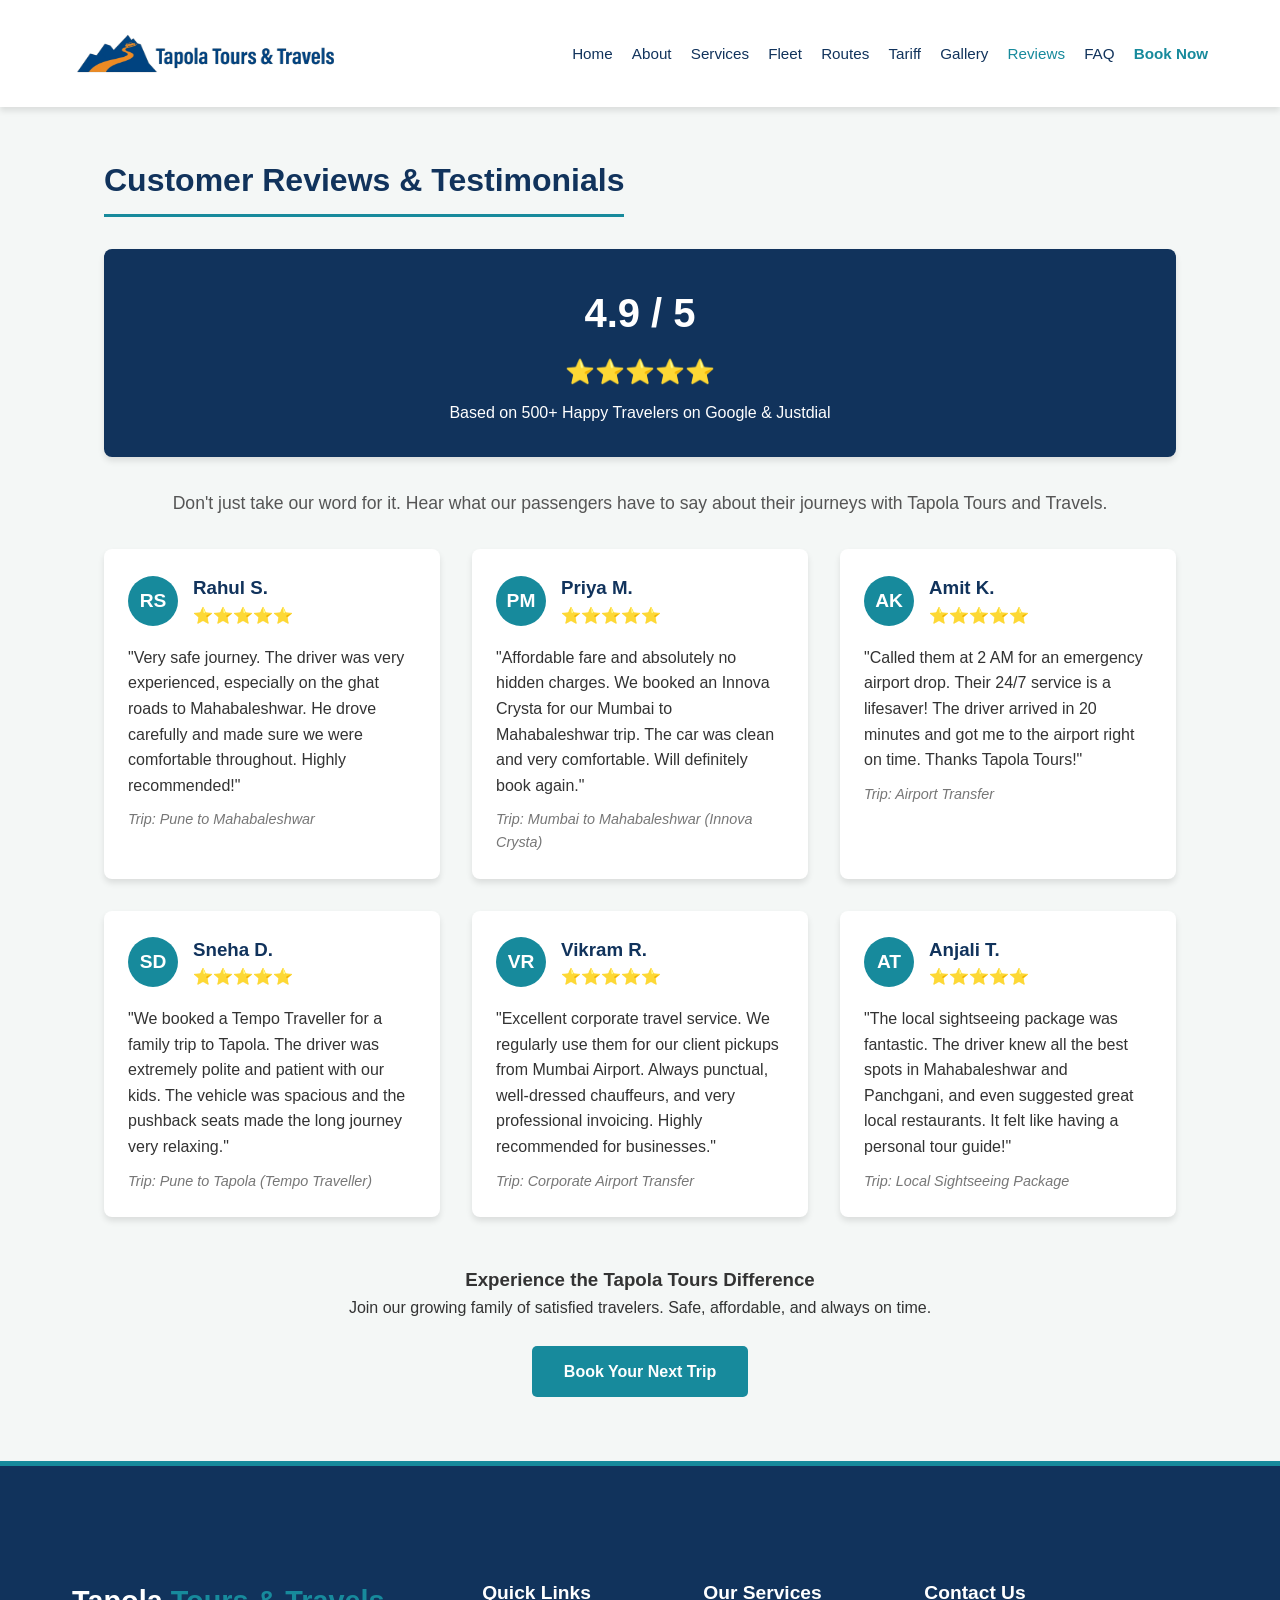
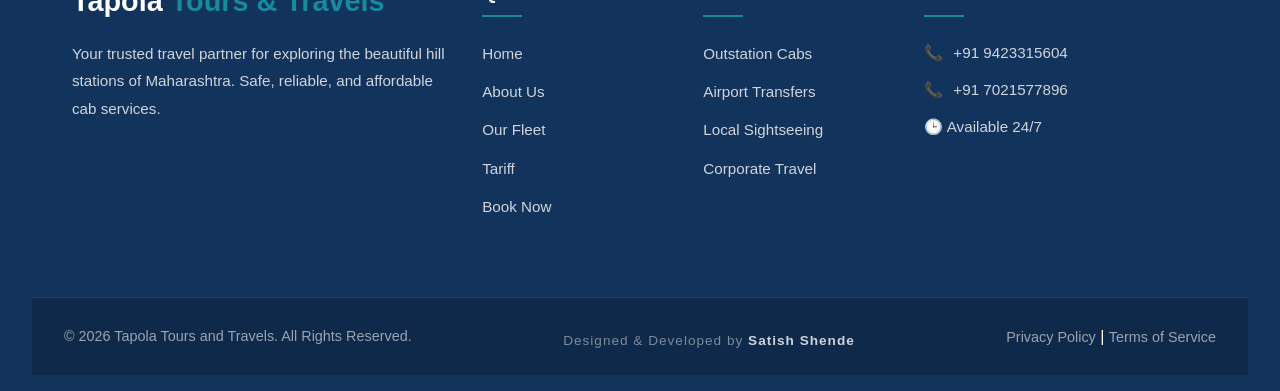
<file: reviews.html>
<!DOCTYPE html>
<html lang="en">
<head>
    <meta charset="UTF-8">
    <meta name="viewport" content="width=device-width, initial-scale=1.0">
    <title>Reviews | Tapola Tours and Travels</title>
    <link rel="stylesheet" href="style.css">
</head>
<body>
    <header>
        <div class="nav-container">
          <img src="img/tapola_final_header.png" width="270" height="75">
            <div class="mobile-menu" onClick="toggleMenu()">☰</div>
            <nav>
                <ul id="nav-links">
                    <li><a href="index.html">Home</a></li>
                    <li><a href="about.html">About</a></li>
                    <li><a href="services.html">Services</a></li>
                    <li><a href="fleet.html">Fleet</a></li>
                    <li><a href="routes.html">Routes</a></li>
                    <li><a href="tariff.html">Tariff</a></li>
                    <li><a href="gallery.html">Gallery</a></li>
                    <li><a href="reviews.html" class="active">Reviews</a></li>
                    <li><a href="faq.html">FAQ</a></li>
                    <li><a href="contact.html" style="color:var(--secondary); font-weight:bold;">Book Now</a></li>
                </ul>
            </nav>
        </div>
    </header>

    <main>
        <main>
    <h1 class="page-title">Customer Reviews & Testimonials</h1>
    
    <!-- Overall Rating Banner -->
    <div class="card" style="margin-bottom: 2rem; text-align: center; background: var(--primary); color: var(--white); display: flex; flex-direction: column; align-items: center; justify-content: center; padding: 2rem;">
        <h2 style="font-size: 2.5rem; margin-bottom: 0.5rem;">4.9 / 5</h2>
        <p style="font-size: 1.5rem; color: #FFD700; margin-bottom: 0.5rem;">⭐⭐⭐⭐⭐</p>
        <p>Based on 500+ Happy Travelers on Google & Justdial</p>
    </div>

    <p style="margin-bottom: 2rem; font-size: 1.1rem; color: #555; text-align: center;">
        Don't just take our word for it. Hear what our passengers have to say about their journeys with Tapola Tours and Travels.
    </p>

    <div class="content-grid">
        <!-- Review 1 -->
        <div class="card">
            <div style="display: flex; align-items: center; margin-bottom: 1rem;">
                <div style="width: 50px; height: 50px; background: var(--secondary); color: white; border-radius: 50%; display: flex; align-items: center; justify-content: center; font-size: 1.2rem; font-weight: bold; margin-right: 15px;">RS</div>
                <div>
                    <h3 style="margin: 0; color: var(--primary);">Rahul S.</h3>
                    <p style="color: #FFD700; margin: 0;">⭐⭐⭐⭐⭐</p>
                </div>
            </div>
            <p>"Very safe journey. The driver was very experienced, especially on the ghat roads to Mahabaleshwar. He drove carefully and made sure we were comfortable throughout. Highly recommended!"</p>
            <p style="margin-top: 10px; font-size: 0.9rem; color: #777;"><em>Trip: Pune to Mahabaleshwar</em></p>
        </div>

        <!-- Review 2 -->
        <div class="card">
            <div style="display: flex; align-items: center; margin-bottom: 1rem;">
                <div style="width: 50px; height: 50px; background: var(--secondary); color: white; border-radius: 50%; display: flex; align-items: center; justify-content: center; font-size: 1.2rem; font-weight: bold; margin-right: 15px;">PM</div>
                <div>
                    <h3 style="margin: 0; color: var(--primary);">Priya M.</h3>
                    <p style="color: #FFD700; margin: 0;">⭐⭐⭐⭐⭐</p>
                </div>
            </div>
            <p>"Affordable fare and absolutely no hidden charges. We booked an Innova Crysta for our Mumbai to Mahabaleshwar trip. The car was clean and very comfortable. Will definitely book again."</p>
            <p style="margin-top: 10px; font-size: 0.9rem; color: #777;"><em>Trip: Mumbai to Mahabaleshwar (Innova Crysta)</em></p>
        </div>

        <!-- Review 3 -->
        <div class="card">
            <div style="display: flex; align-items: center; margin-bottom: 1rem;">
                <div style="width: 50px; height: 50px; background: var(--secondary); color: white; border-radius: 50%; display: flex; align-items: center; justify-content: center; font-size: 1.2rem; font-weight: bold; margin-right: 15px;">AK</div>
                <div>
                    <h3 style="margin: 0; color: var(--primary);">Amit K.</h3>
                    <p style="color: #FFD700; margin: 0;">⭐⭐⭐⭐⭐</p>
                </div>
            </div>
            <p>"Called them at 2 AM for an emergency airport drop. Their 24/7 service is a lifesaver! The driver arrived in 20 minutes and got me to the airport right on time. Thanks Tapola Tours!"</p>
            <p style="margin-top: 10px; font-size: 0.9rem; color: #777;"><em>Trip: Airport Transfer</em></p>
        </div>

        <!-- Review 4 (New) -->
        <div class="card">
            <div style="display: flex; align-items: center; margin-bottom: 1rem;">
                <div style="width: 50px; height: 50px; background: var(--secondary); color: white; border-radius: 50%; display: flex; align-items: center; justify-content: center; font-size: 1.2rem; font-weight: bold; margin-right: 15px;">SD</div>
                <div>
                    <h3 style="margin: 0; color: var(--primary);">Sneha D.</h3>
                    <p style="color: #FFD700; margin: 0;">⭐⭐⭐⭐⭐</p>
                </div>
            </div>
            <p>"We booked a Tempo Traveller for a family trip to Tapola. The driver was extremely polite and patient with our kids. The vehicle was spacious and the pushback seats made the long journey very relaxing."</p>
            <p style="margin-top: 10px; font-size: 0.9rem; color: #777;"><em>Trip: Pune to Tapola (Tempo Traveller)</em></p>
        </div>

        <!-- Review 5 (New) -->
        <div class="card">
            <div style="display: flex; align-items: center; margin-bottom: 1rem;">
                <div style="width: 50px; height: 50px; background: var(--secondary); color: white; border-radius: 50%; display: flex; align-items: center; justify-content: center; font-size: 1.2rem; font-weight: bold; margin-right: 15px;">VR</div>
                <div>
                    <h3 style="margin: 0; color: var(--primary);">Vikram R.</h3>
                    <p style="color: #FFD700; margin: 0;">⭐⭐⭐⭐⭐</p>
                </div>
            </div>
            <p>"Excellent corporate travel service. We regularly use them for our client pickups from Mumbai Airport. Always punctual, well-dressed chauffeurs, and very professional invoicing. Highly recommended for businesses."</p>
            <p style="margin-top: 10px; font-size: 0.9rem; color: #777;"><em>Trip: Corporate Airport Transfer</em></p>
        </div>

        <!-- Review 6 (New) -->
        <div class="card">
            <div style="display: flex; align-items: center; margin-bottom: 1rem;">
                <div style="width: 50px; height: 50px; background: var(--secondary); color: white; border-radius: 50%; display: flex; align-items: center; justify-content: center; font-size: 1.2rem; font-weight: bold; margin-right: 15px;">AT</div>
                <div>
                    <h3 style="margin: 0; color: var(--primary);">Anjali T.</h3>
                    <p style="color: #FFD700; margin: 0;">⭐⭐⭐⭐⭐</p>
                </div>
            </div>
            <p>"The local sightseeing package was fantastic. The driver knew all the best spots in Mahabaleshwar and Panchgani, and even suggested great local restaurants. It felt like having a personal tour guide!"</p>
            <p style="margin-top: 10px; font-size: 0.9rem; color: #777;"><em>Trip: Local Sightseeing Package</em></p>
        </div>
    </div>

    <div style="text-align: center; margin-top: 3rem;">
        <h3>Experience the Tapola Tours Difference</h3>
        <p>Join our growing family of satisfied travelers. Safe, affordable, and always on time.</p>
        <br>
        <a href="contact.html" class="btn">Book Your Next Trip</a>
    </div>
</main>
    </main>

    <footer>
    <div class="footer-container">
        <div class="footer-col brand-col">
            <h2 class="footer-logo">Tapola <span>Tours & Travels</span></h2>
            <p>Your trusted travel partner for exploring the beautiful hill stations of Maharashtra. Safe, reliable, and affordable cab services.</p>
            <div class="social-links">
                <!-- FB, Insta, WhatsApp icons -->
            </div>
        </div>
        <div class="footer-col">
            <h3>Quick Links</h3>
            <ul>
                <li><a href="index.html">Home</a></li>
                <li><a href="about.html">About Us</a></li>
                <li><a href="fleet.html">Our Fleet</a></li>
                <li><a href="tariff.html">Tariff</a></li>
                <li><a href="contact.html">Book Now</a></li>
            </ul>
        </div>
        <div class="footer-col">
            <h3>Our Services</h3>
            <ul>
                <li><a href="services.html">Outstation Cabs</a></li>
                <li><a href="services.html">Airport Transfers</a></li>
                <li><a href="services.html">Local Sightseeing</a></li>
                <li><a href="services.html">Corporate Travel</a></li>
            </ul>
        </div>
        <div class="footer-col contact-col">
            <h3>Contact Us</h3>
            <ul class="contact-info">
                <li>📞 <a href="tel:9423315604">+91 9423315604</a></li>
                <li>📞 <a href="tel:7021577896">+91 7021577896</a></li>
                 <li>🕒 Available 24/7</li>
            </ul>
        </div>
    </div>
    <div class="footer-bottom">
        <p>&copy; 2026 Tapola Tours and Travels. All Rights Reserved.</p>
		<p style="font-size: 0.85rem; margin-top: 8px; opacity: 0.8; letter-spacing: 1px;">
    Designed & Developed by <strong><a href="https://sites.google.com/view/satish-shende/" target="_blank">Satish Shende</a></strong></p>
        <div class="footer-bottom-links">
            <a href="#">Privacy Policy</a> | <a href="#">Terms of Service</a>
        </div>
    </div>
</footer>
    <script src="script.js"></script>
</body>
</html>
</file>
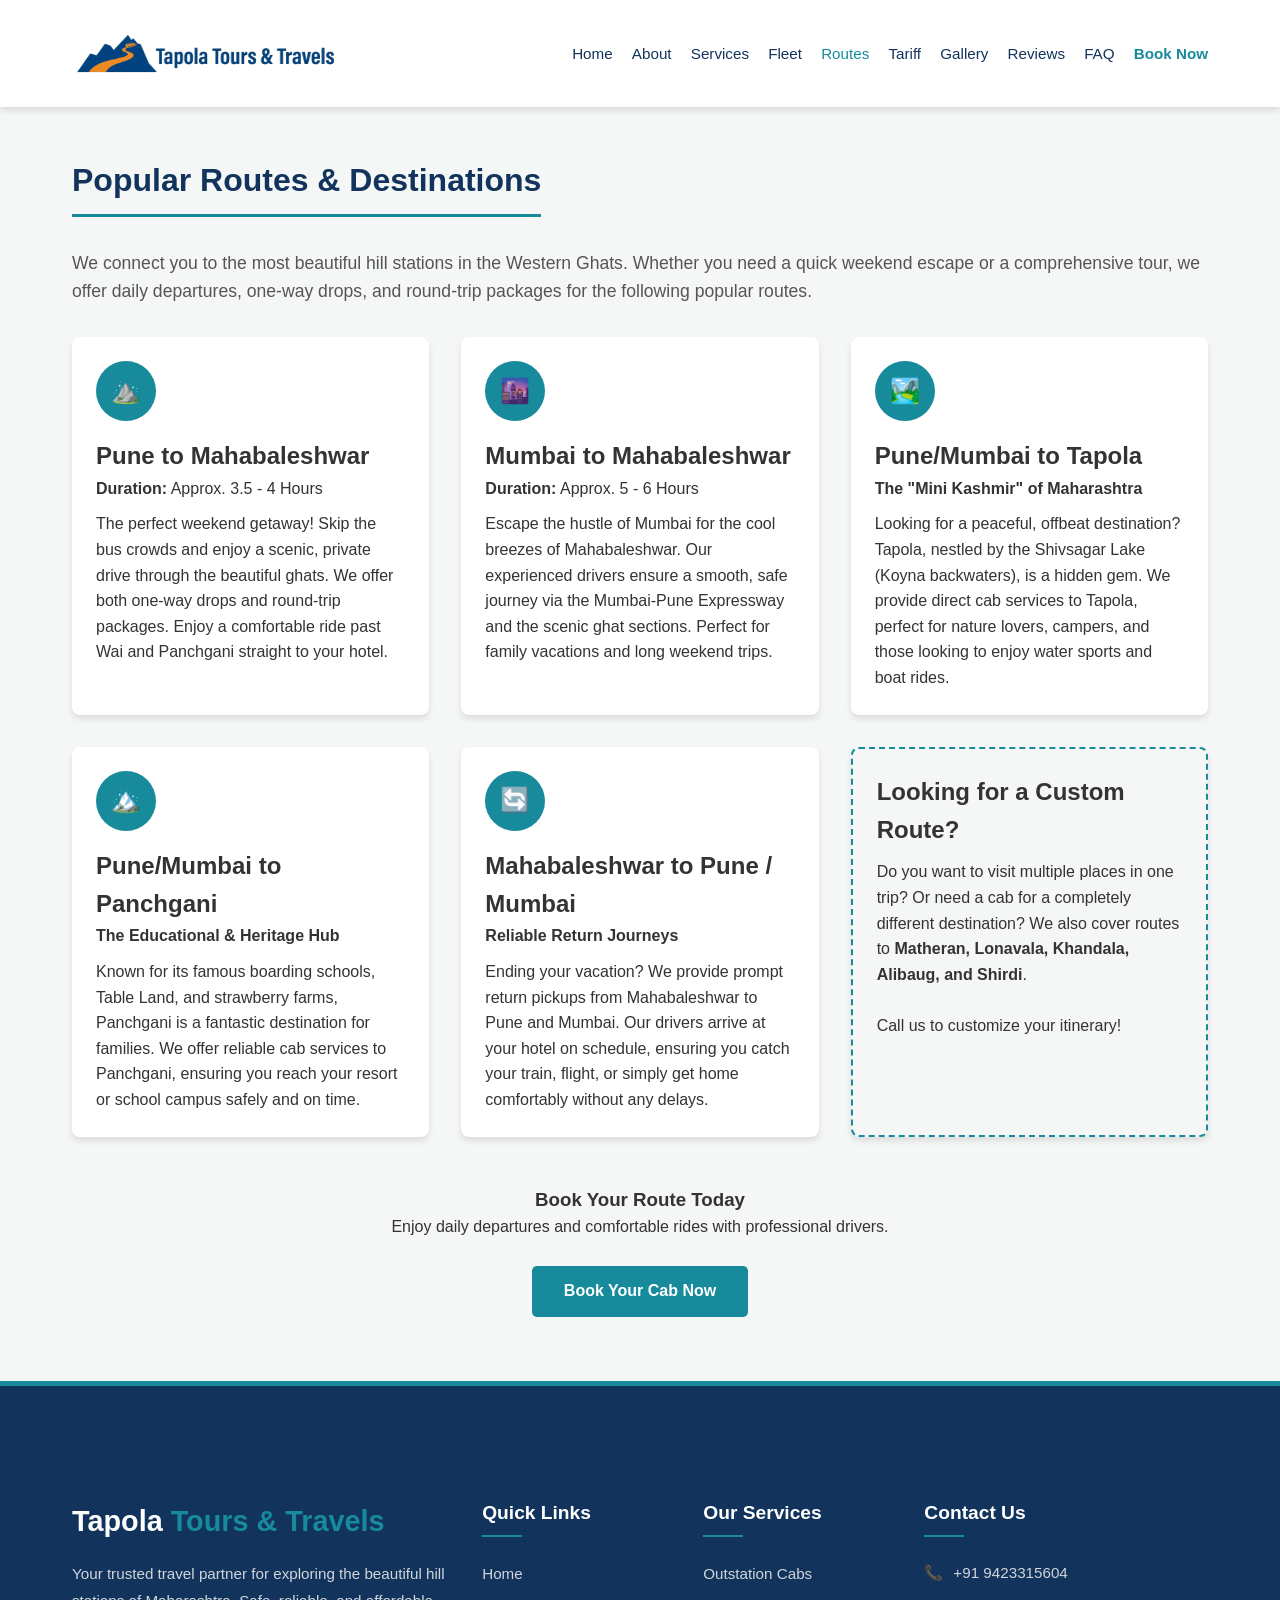
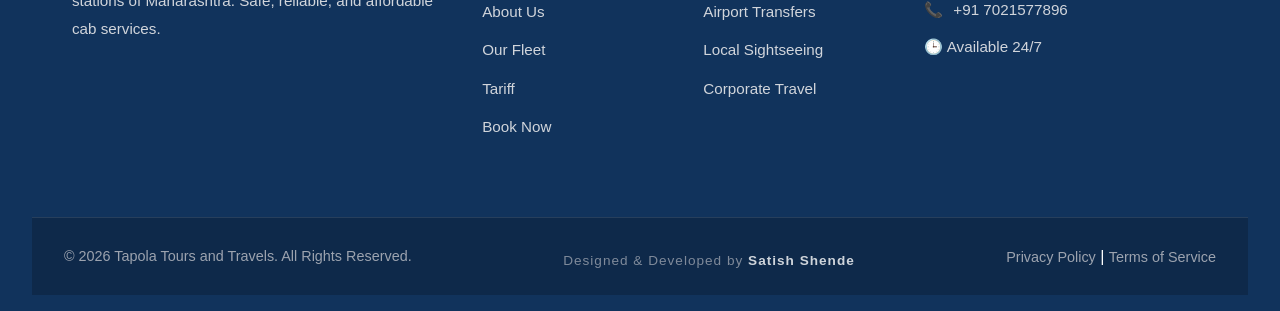
<file: routes.html>
<!DOCTYPE html>
<html lang="en">
<head>
    <meta charset="UTF-8">
    <meta name="viewport" content="width=device-width, initial-scale=1.0">
    <title>Routes | Tapola Tours and Travels</title>
    <link rel="stylesheet" href="style.css">
</head>
<body>
    <header>
        <div class="nav-container">
          <img src="img/tapola_final_header.png" width="270" height="75">
            <div class="mobile-menu" onClick="toggleMenu()">☰</div>
            <nav>
                <ul id="nav-links">
                    <li><a href="index.html">Home</a></li>
                    <li><a href="about.html">About</a></li>
                    <li><a href="services.html">Services</a></li>
                    <li><a href="fleet.html">Fleet</a></li>
                    <li><a href="routes.html" class="active">Routes</a></li>
                    <li><a href="tariff.html">Tariff</a></li>
                    <li><a href="gallery.html">Gallery</a></li>
                    <li><a href="reviews.html">Reviews</a></li>
                    <li><a href="faq.html">FAQ</a></li>
                    <li><a href="contact.html" style="color:var(--secondary); font-weight:bold;">Book Now</a></li>
                </ul>
            </nav>
        </div>
    </header>

 <main>
    <h1 class="page-title">Popular Routes & Destinations</h1>
    <p style="margin-bottom: 2rem; font-size: 1.1rem; color: #555;">
        We connect you to the most beautiful hill stations in the Western Ghats. Whether you need a quick weekend escape or a comprehensive tour, we offer daily departures, one-way drops, and round-trip packages for the following popular routes.
    </p>

    <div class="content-grid">
        <!-- Route 1 -->
        <div class="card">
            <div class="feature-icon" style="margin: 0 0 1rem 0;">⛰️</div>
            <h2>Pune to Mahabaleshwar</h2>
            <p><strong>Duration:</strong> Approx. 3.5 - 4 Hours</p>
            <p style="margin-top: 10px;">The perfect weekend getaway! Skip the bus crowds and enjoy a scenic, private drive through the beautiful ghats. We offer both one-way drops and round-trip packages. Enjoy a comfortable ride past Wai and Panchgani straight to your hotel.</p>
        </div>

        <!-- Route 2 -->
        <div class="card">
            <div class="feature-icon" style="margin: 0 0 1rem 0;">🌆</div>
            <h2>Mumbai to Mahabaleshwar</h2>
            <p><strong>Duration:</strong> Approx. 5 - 6 Hours</p>
            <p style="margin-top: 10px;">Escape the hustle of Mumbai for the cool breezes of Mahabaleshwar. Our experienced drivers ensure a smooth, safe journey via the Mumbai-Pune Expressway and the scenic ghat sections. Perfect for family vacations and long weekend trips.</p>
        </div>

        <!-- Route 3 -->
        <div class="card">
            <div class="feature-icon" style="margin: 0 0 1rem 0;">🏞️</div>
            <h2>Pune/Mumbai to Tapola</h2>
            <p><strong>The "Mini Kashmir" of Maharashtra</strong></p>
            <p style="margin-top: 10px;">Looking for a peaceful, offbeat destination? Tapola, nestled by the Shivsagar Lake (Koyna backwaters), is a hidden gem. We provide direct cab services to Tapola, perfect for nature lovers, campers, and those looking to enjoy water sports and boat rides.</p>
        </div>

        <!-- Route 4 -->
        <div class="card">
            <div class="feature-icon" style="margin: 0 0 1rem 0;">🏔️</div>
            <h2>Pune/Mumbai to Panchgani</h2>
            <p><strong>The Educational & Heritage Hub</strong></p>
            <p style="margin-top: 10px;">Known for its famous boarding schools, Table Land, and strawberry farms, Panchgani is a fantastic destination for families. We offer reliable cab services to Panchgani, ensuring you reach your resort or school campus safely and on time.</p>
        </div>

        <!-- Route 5 -->
        <div class="card">
            <div class="feature-icon" style="margin: 0 0 1rem 0;">🔄</div>
            <h2>Mahabaleshwar to Pune / Mumbai</h2>
            <p><strong>Reliable Return Journeys</strong></p>
            <p style="margin-top: 10px;">Ending your vacation? We provide prompt return pickups from Mahabaleshwar to Pune and Mumbai. Our drivers arrive at your hotel on schedule, ensuring you catch your train, flight, or simply get home comfortably without any delays.</p>
        </div>

        <!-- Custom Route Card -->
        <div class="card" style="background: var(--light); border: 2px dashed var(--secondary);">
            <h2>Looking for a Custom Route?</h2>
            <p style="margin-top: 10px;">Do you want to visit multiple places in one trip? Or need a cab for a completely different destination? We also cover routes to <strong>Matheran, Lonavala, Khandala, Alibaug, and Shirdi</strong>.</p>
            <br>
            <p>Call us to customize your itinerary!</p>
        </div>
    </div>

    <div style="text-align: center; margin-top: 3rem;">
        <h3>Book Your Route Today</h3>
        <p>Enjoy daily departures and comfortable rides with professional drivers.</p>
        <br>
        <a href="contact.html" class="btn">Book Your Cab Now</a>
    </div>
</main>

    <footer>
    <div class="footer-container">
        <div class="footer-col brand-col">
            <h2 class="footer-logo">Tapola <span>Tours & Travels</span></h2>
            <p>Your trusted travel partner for exploring the beautiful hill stations of Maharashtra. Safe, reliable, and affordable cab services.</p>
            <div class="social-links">
                <!-- FB, Insta, WhatsApp icons -->
            </div>
        </div>
        <div class="footer-col">
            <h3>Quick Links</h3>
            <ul>
                <li><a href="index.html">Home</a></li>
                <li><a href="about.html">About Us</a></li>
                <li><a href="fleet.html">Our Fleet</a></li>
                <li><a href="tariff.html">Tariff</a></li>
                <li><a href="contact.html">Book Now</a></li>
            </ul>
        </div>
        <div class="footer-col">
            <h3>Our Services</h3>
            <ul>
                <li><a href="services.html">Outstation Cabs</a></li>
                <li><a href="services.html">Airport Transfers</a></li>
                <li><a href="services.html">Local Sightseeing</a></li>
                <li><a href="services.html">Corporate Travel</a></li>
            </ul>
        </div>
        <div class="footer-col contact-col">
            <h3>Contact Us</h3>
            <ul class="contact-info">
                <li>📞 <a href="tel:9423315604">+91 9423315604</a></li>
                <li>📞 <a href="tel:7021577896">+91 7021577896</a></li>
                 <li>🕒 Available 24/7</li>
            </ul>
        </div>
    </div>
    <div class="footer-bottom">
        <p>&copy; 2026 Tapola Tours and Travels. All Rights Reserved.</p>
		<p style="font-size: 0.85rem; margin-top: 8px; opacity: 0.8; letter-spacing: 1px;">
    Designed & Developed by <strong><a href="https://sites.google.com/view/satish-shende/" target="_blank">Satish Shende</a></strong></p>
        <div class="footer-bottom-links">
            <a href="#">Privacy Policy</a> | <a href="#">Terms of Service</a>
        </div>
    </div>
</footer>
    <script src="script.js"></script>
</body>
</html>
</file>
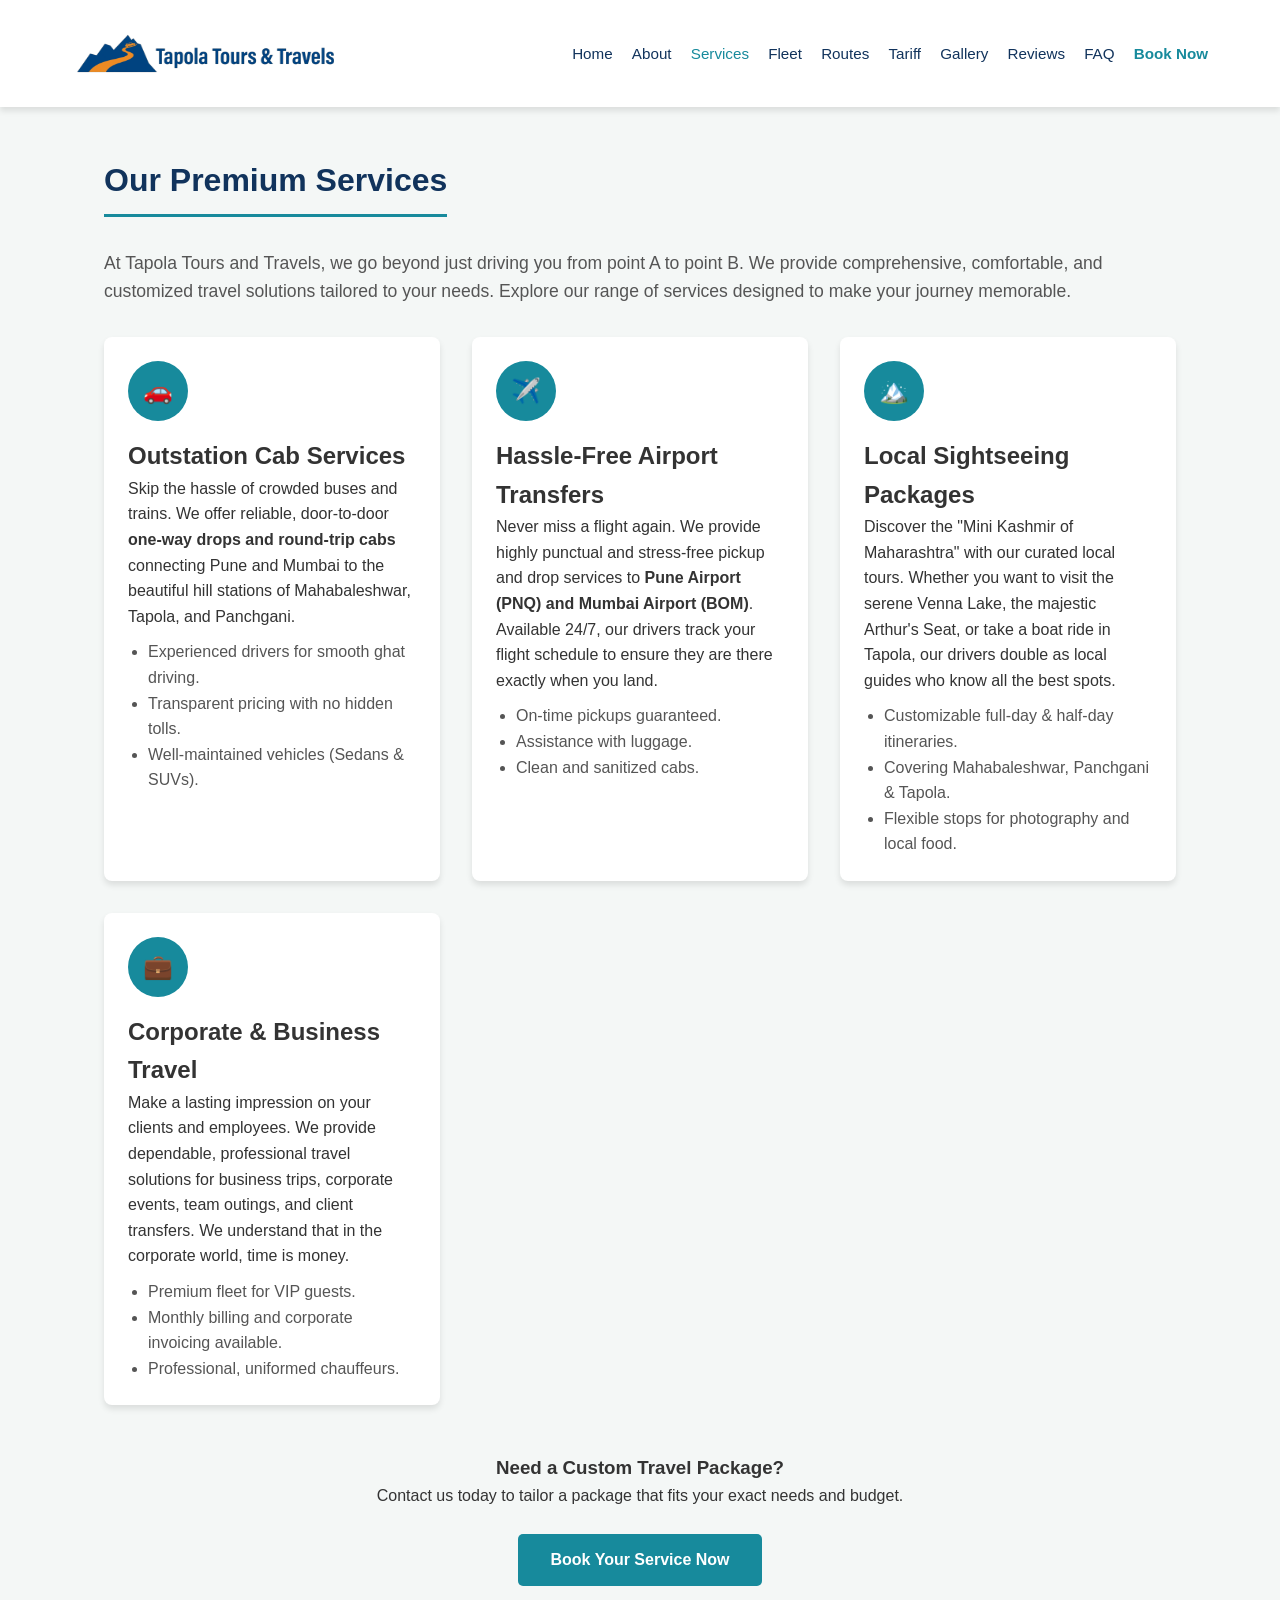
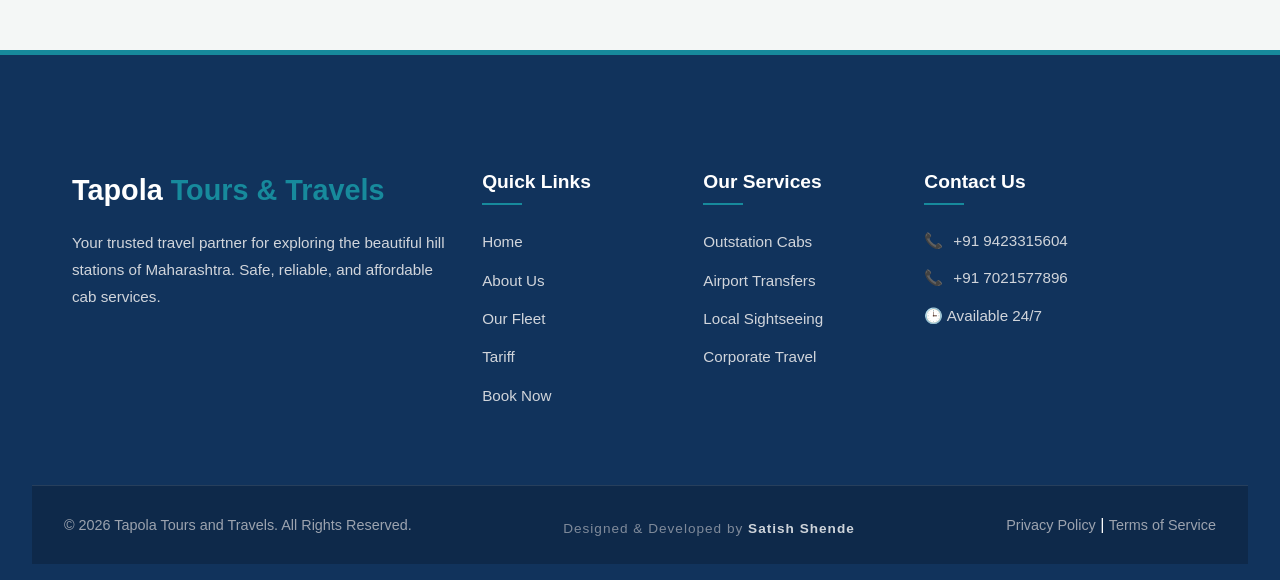
<file: services.html>
<!DOCTYPE html>
<html lang="en">
<head>
    <meta charset="UTF-8">
    <meta name="viewport" content="width=device-width, initial-scale=1.0">
    <title>Services | Tapola Tours and Travels</title>
    <link rel="stylesheet" href="style.css">
</head>
<body>
    <header>
        <div class="nav-container">
     <img src="img/tapola_final_header.png" width="270" height="75">
            <div class="mobile-menu" onClick="toggleMenu()">☰</div>
            <nav>
                <ul id="nav-links">
                    <li><a href="index.html">Home</a></li>
                    <li><a href="about.html">About</a></li>
                    <li><a href="services.html" class="active">Services</a></li>
                    <li><a href="fleet.html">Fleet</a></li>
                    <li><a href="routes.html">Routes</a></li>
                    <li><a href="tariff.html">Tariff</a></li>
                    <li><a href="gallery.html">Gallery</a></li>
                    <li><a href="reviews.html">Reviews</a></li>
                    <li><a href="faq.html">FAQ</a></li>
                    <li><a href="contact.html" style="color:var(--secondary); font-weight:bold;">Book Now</a></li>
                </ul>
            </nav>
        </div>
    </header>

    <main>
	<main>
    <h1 class="page-title">Our Premium Services</h1>
    <p style="margin-bottom: 2rem; font-size: 1.1rem; color: #555;">
        At Tapola Tours and Travels, we go beyond just driving you from point A to point B. We provide comprehensive, comfortable, and customized travel solutions tailored to your needs. Explore our range of services designed to make your journey memorable.
    </p>

    <div class="content-grid">
        <!-- Service 1 -->
        <div class="card">
            <div class="feature-icon" style="margin: 0 0 1rem 0;">🚗</div>
            <h2>Outstation Cab Services</h2>
            <p>Skip the hassle of crowded buses and trains. We offer reliable, door-to-door <strong>one-way drops and round-trip cabs</strong> connecting Pune and Mumbai to the beautiful hill stations of Mahabaleshwar, Tapola, and Panchgani.</p>
            <ul style="margin-top: 10px; padding-left: 20px; color: #555;">
                <li>Experienced drivers for smooth ghat driving.</li>
                <li>Transparent pricing with no hidden tolls.</li>
                <li>Well-maintained vehicles (Sedans & SUVs).</li>
            </ul>
        </div>

        <!-- Service 2 -->
        <div class="card">
            <div class="feature-icon" style="margin: 0 0 1rem 0;">✈️</div>
            <h2>Hassle-Free Airport Transfers</h2>
            <p>Never miss a flight again. We provide highly punctual and stress-free pickup and drop services to <strong>Pune Airport (PNQ) and Mumbai Airport (BOM)</strong>. Available 24/7, our drivers track your flight schedule to ensure they are there exactly when you land.</p>
            <ul style="margin-top: 10px; padding-left: 20px; color: #555;">
                <li>On-time pickups guaranteed.</li>
                <li>Assistance with luggage.</li>
                <li>Clean and sanitized cabs.</li>
            </ul>
        </div>

        <!-- Service 3 -->
        <div class="card">
            <div class="feature-icon" style="margin: 0 0 1rem 0;">🏔️</div>
            <h2>Local Sightseeing Packages</h2>
            <p>Discover the "Mini Kashmir of Maharashtra" with our curated local tours. Whether you want to visit the serene Venna Lake, the majestic Arthur's Seat, or take a boat ride in Tapola, our drivers double as local guides who know all the best spots.</p>
            <ul style="margin-top: 10px; padding-left: 20px; color: #555;">
                <li>Customizable full-day & half-day itineraries.</li>
                <li>Covering Mahabaleshwar, Panchgani & Tapola.</li>
                <li>Flexible stops for photography and local food.</li>
            </ul>
        </div>

        <!-- Service 4 -->
        <div class="card">
            <div class="feature-icon" style="margin: 0 0 1rem 0;">💼</div>
            <h2>Corporate & Business Travel</h2>
            <p>Make a lasting impression on your clients and employees. We provide dependable, professional travel solutions for business trips, corporate events, team outings, and client transfers. We understand that in the corporate world, time is money.</p>
            <ul style="margin-top: 10px; padding-left: 20px; color: #555;">
                <li>Premium fleet for VIP guests.</li>
                <li>Monthly billing and corporate invoicing available.</li>
                <li>Professional, uniformed chauffeurs.</li>
            </ul>
        </div>
    </div>

    <div style="text-align: center; margin-top: 3rem;">
        <h3>Need a Custom Travel Package?</h3>
        <p>Contact us today to tailor a package that fits your exact needs and budget.</p>
        <br>
        <a href="contact.html" class="btn">Book Your Service Now</a>
    </div>
</main>
         
    </main>

  <footer>
    <div class="footer-container">
        <div class="footer-col brand-col">
            <h2 class="footer-logo">Tapola <span>Tours & Travels</span></h2>
            <p>Your trusted travel partner for exploring the beautiful hill stations of Maharashtra. Safe, reliable, and affordable cab services.</p>
            <div class="social-links">
                <!-- FB, Insta, WhatsApp icons -->
            </div>
        </div>
        <div class="footer-col">
            <h3>Quick Links</h3>
            <ul>
                <li><a href="index.html">Home</a></li>
                <li><a href="about.html">About Us</a></li>
                <li><a href="fleet.html">Our Fleet</a></li>
                <li><a href="tariff.html">Tariff</a></li>
                <li><a href="contact.html">Book Now</a></li>
            </ul>
        </div>
        <div class="footer-col">
            <h3>Our Services</h3>
            <ul>
                <li><a href="services.html">Outstation Cabs</a></li>
                <li><a href="services.html">Airport Transfers</a></li>
                <li><a href="services.html">Local Sightseeing</a></li>
                <li><a href="services.html">Corporate Travel</a></li>
            </ul>
        </div>
        <div class="footer-col contact-col">
            <h3>Contact Us</h3>
            <ul class="contact-info">
                <li>📞 <a href="tel:9423315604">+91 9423315604</a></li>
                <li>📞 <a href="tel:7021577896">+91 7021577896</a></li>
                 <li>🕒 Available 24/7</li>
            </ul>
        </div>
    </div>
    <div class="footer-bottom">
        <p>&copy; 2026 Tapola Tours and Travels. All Rights Reserved.</p>
		<p style="font-size: 0.85rem; margin-top: 8px; opacity: 0.8; letter-spacing: 1px;">
    Designed & Developed by <strong><a href="https://sites.google.com/view/satish-shende/" target="_blank">Satish Shende</a></strong></p>
        <div class="footer-bottom-links">
            <a href="#">Privacy Policy</a> | <a href="#">Terms of Service</a>
        </div>
    </div>
</footer>
    <script src="script.js"></script>
</body>
</html>
</file>
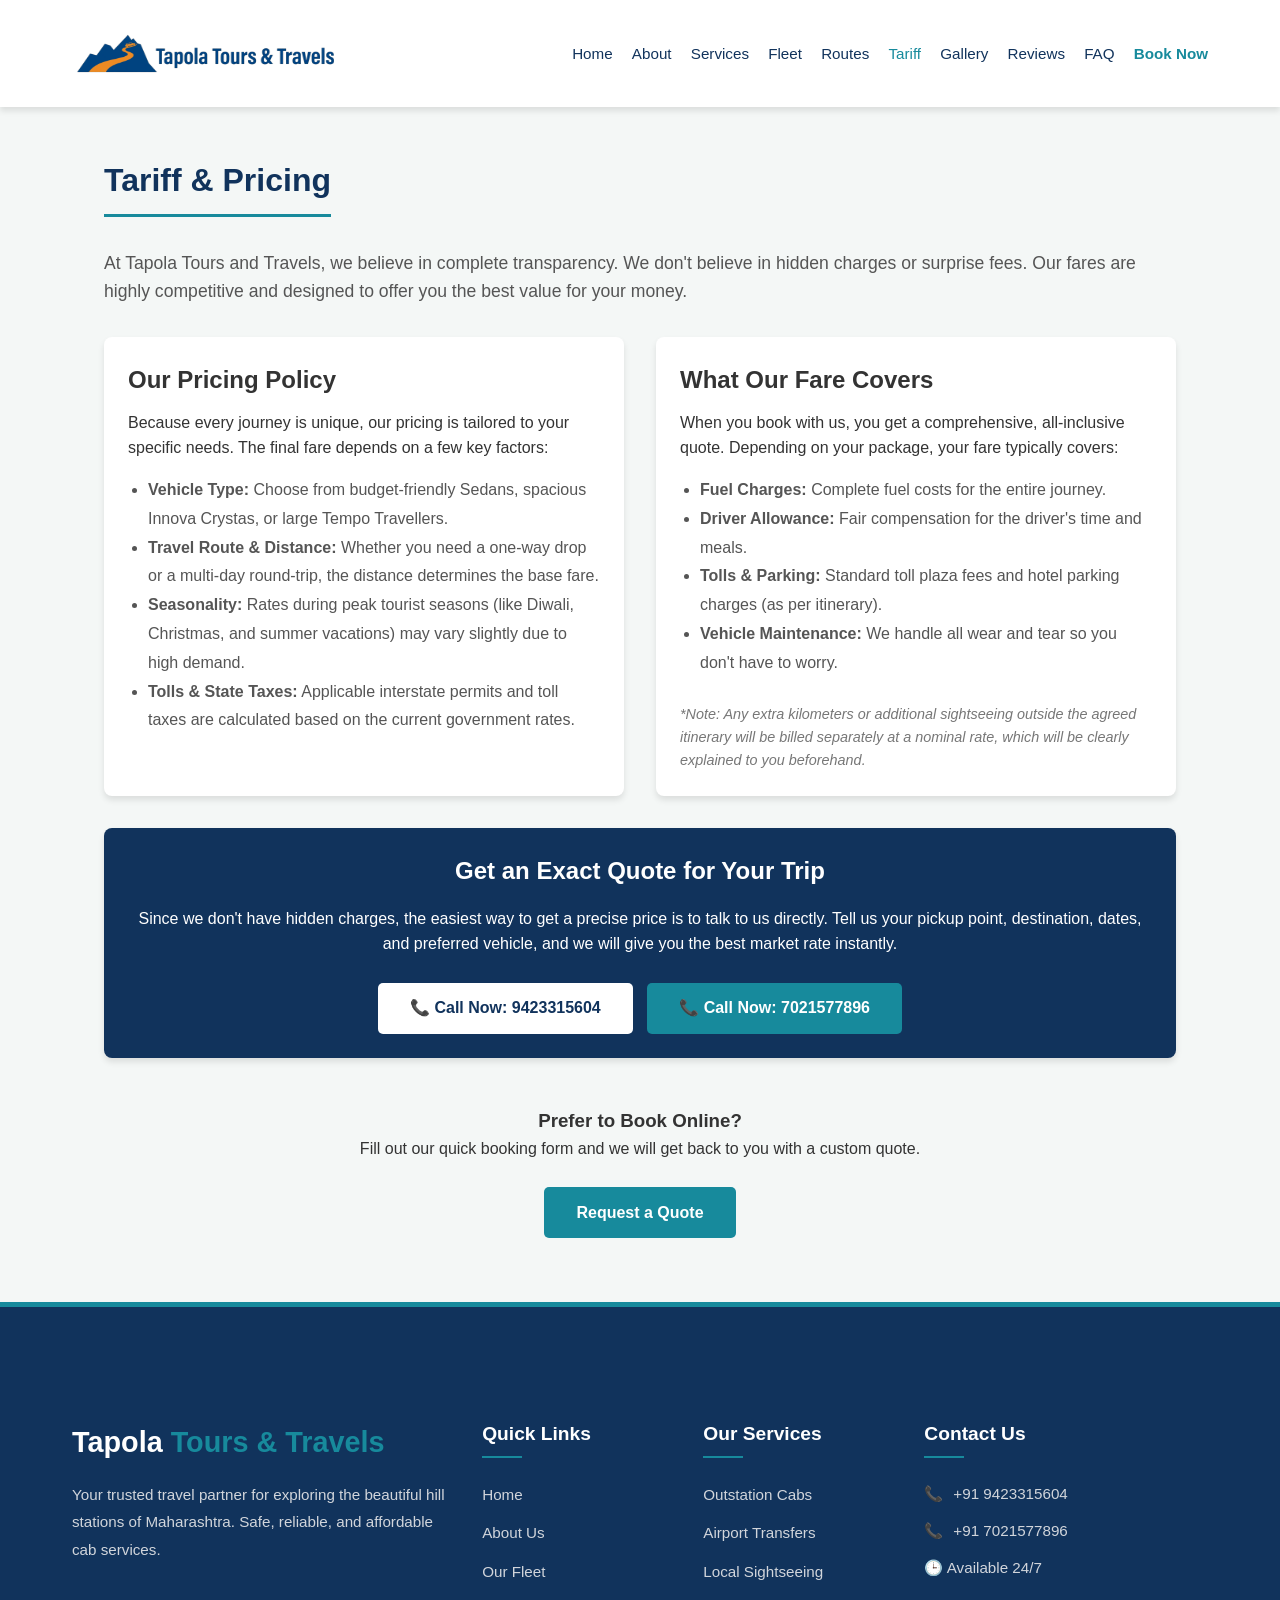
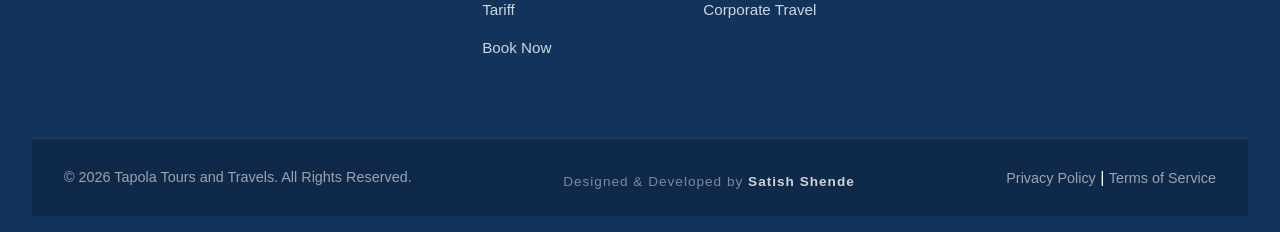
<file: tariff.html>
<!DOCTYPE html>
<html lang="en">
<head>
    <meta charset="UTF-8">
    <meta name="viewport" content="width=device-width, initial-scale=1.0">
    <title>Tariff | Tapola Tours and Travels</title>
    <link rel="stylesheet" href="style.css">
</head>
<body>
    <header>
        <div class="nav-container">
<img src="img/tapola_final_header.png" width="270" height="75">
            <div class="mobile-menu" onClick="toggleMenu()">☰</div>
            <nav>
                <ul id="nav-links">
                    <li><a href="index.html">Home</a></li>
                    <li><a href="about.html">About</a></li>
                    <li><a href="services.html">Services</a></li>
                    <li><a href="fleet.html">Fleet</a></li>
                    <li><a href="routes.html">Routes</a></li>
                    <li><a href="tariff.html" class="active">Tariff</a></li>
                    <li><a href="gallery.html">Gallery</a></li>
                    <li><a href="reviews.html">Reviews</a></li>
                    <li><a href="faq.html">FAQ</a></li>
                    <li><a href="contact.html" style="color:var(--secondary); font-weight:bold;">Book Now</a></li>
                </ul>
            </nav>
        </div>
    </header>

    <main>
	<main>
    <h1 class="page-title">Tariff & Pricing</h1>
    <p style="margin-bottom: 2rem; font-size: 1.1rem; color: #555;">
        At Tapola Tours and Travels, we believe in complete transparency. We don't believe in hidden charges or surprise fees. Our fares are highly competitive and designed to offer you the best value for your money.
    </p>

    <div class="content-grid">
        <!-- Pricing Policy Card -->
        <div class="card">
            <h2>Our Pricing Policy</h2>
            <p style="margin-top: 10px;">Because every journey is unique, our pricing is tailored to your specific needs. The final fare depends on a few key factors:</p>
            <ul style="margin-top: 15px; padding-left: 20px; color: #555; line-height: 1.8;">
                <li><strong>Vehicle Type:</strong> Choose from budget-friendly Sedans, spacious Innova Crystas, or large Tempo Travellers.</li>
                <li><strong>Travel Route & Distance:</strong> Whether you need a one-way drop or a multi-day round-trip, the distance determines the base fare.</li>
                <li><strong>Seasonality:</strong> Rates during peak tourist seasons (like Diwali, Christmas, and summer vacations) may vary slightly due to high demand.</li>
                <li><strong>Tolls & State Taxes:</strong> Applicable interstate permits and toll taxes are calculated based on the current government rates.</li>
            </ul>
        </div>

        <!-- What's Included Card -->
        <div class="card">
            <h2>What Our Fare Covers</h2>
            <p style="margin-top: 10px;">When you book with us, you get a comprehensive, all-inclusive quote. Depending on your package, your fare typically covers:</p>
            <ul style="margin-top: 15px; padding-left: 20px; color: #555; line-height: 1.8;">
                <li><strong>Fuel Charges:</strong> Complete fuel costs for the entire journey.</li>
                <li><strong>Driver Allowance:</strong> Fair compensation for the driver's time and meals.</li>
                <li><strong>Tolls & Parking:</strong> Standard toll plaza fees and hotel parking charges (as per itinerary).</li>
                <li><strong>Vehicle Maintenance:</strong> We handle all wear and tear so you don't have to worry.</li>
            </ul>
            <br>
            <p style="font-size: 0.9rem; color: #777;"><em>*Note: Any extra kilometers or additional sightseeing outside the agreed itinerary will be billed separately at a nominal rate, which will be clearly explained to you beforehand.</em></p>
        </div>
    </div>

    <!-- Quote Request Section -->
    <div class="card" style="margin-top: 2rem; text-align: center; background: var(--primary); color: var(--white);">
        <h2 style="margin-bottom: 15px;">Get an Exact Quote for Your Trip</h2>
        <p>Since we don't have hidden charges, the easiest way to get a precise price is to talk to us directly. Tell us your pickup point, destination, dates, and preferred vehicle, and we will give you the best market rate instantly.</p>
        <br>
        <a href="tel:9423315604" class="btn" style="background: var(--white); color: var(--primary);">📞 Call Now: 9423315604</a>
        <a href="tel:7021577896" class="btn" style="background: var(--secondary); margin-left: 10px;">📞 Call Now: 7021577896</a>
    </div>

    <div style="text-align: center; margin-top: 3rem;">
        <h3>Prefer to Book Online?</h3>
        <p>Fill out our quick booking form and we will get back to you with a custom quote.</p>
        <br>
        <a href="contact.html" class="btn">Request a Quote</a>
    </div>
</main>
    </main>

   <footer>
    <div class="footer-container">
        <div class="footer-col brand-col">
            <h2 class="footer-logo">Tapola <span>Tours & Travels</span></h2>
            <p>Your trusted travel partner for exploring the beautiful hill stations of Maharashtra. Safe, reliable, and affordable cab services.</p>
            <div class="social-links">
                <!-- FB, Insta, WhatsApp icons -->
            </div>
        </div>
        <div class="footer-col">
            <h3>Quick Links</h3>
            <ul>
                <li><a href="index.html">Home</a></li>
                <li><a href="about.html">About Us</a></li>
                <li><a href="fleet.html">Our Fleet</a></li>
                <li><a href="tariff.html">Tariff</a></li>
                <li><a href="contact.html">Book Now</a></li>
            </ul>
        </div>
        <div class="footer-col">
            <h3>Our Services</h3>
            <ul>
                <li><a href="services.html">Outstation Cabs</a></li>
                <li><a href="services.html">Airport Transfers</a></li>
                <li><a href="services.html">Local Sightseeing</a></li>
                <li><a href="services.html">Corporate Travel</a></li>
            </ul>
        </div>
        <div class="footer-col contact-col">
            <h3>Contact Us</h3>
            <ul class="contact-info">
                <li>📞 <a href="tel:9423315604">+91 9423315604</a></li>
                <li>📞 <a href="tel:7021577896">+91 7021577896</a></li>
                 <li>🕒 Available 24/7</li>
            </ul>
        </div>
    </div>
    <div class="footer-bottom">
        <p>&copy; 2026 Tapola Tours and Travels. All Rights Reserved.</p>
		<p style="font-size: 0.85rem; margin-top: 8px; opacity: 0.8; letter-spacing: 1px;">
    Designed & Developed by <strong><a href="https://sites.google.com/view/satish-shende/" target="_blank">Satish Shende</a></strong></p>
        <div class="footer-bottom-links">
            <a href="#">Privacy Policy</a> | <a href="#">Terms of Service</a>
        </div>
    </div>
</footer>
    <script src="script.js"></script>
</body>
</html>
</file>
<file: style.css>
:root {
    --primary: #11335c;
    --secondary: #178a9c;
    --light: #f4f7f6;
    --white: #ffffff;
    --dark: #333333;
    --shadow: 0 4px 6px rgba(0,0,0,0.1);
}

* {
    margin: 0;
    padding: 0;
    box-sizing: border-box;
    font-family: 'Segoe UI', Tahoma, Geneva, Verdana, sans-serif;
}

body {
    background-color: var(--light);
    color: var(--dark);
    line-height: 1.6;
}

/* Navbar */
header {
    background-color: var(--white);
    box-shadow: var(--shadow);
    position: sticky;
    top: 0;
    z-index: 1000;
}

.nav-container {
    max-width: 1200px;
    margin: 0 auto;
    display: flex;
    justify-content: space-between;
    align-items: center;
    padding: 1rem 2rem;
}

.logo {
    font-size: 1.5rem;
    font-weight: bold;
    color: var(--primary);
    text-decoration: none;
}

.logo span { color: var(--secondary); }

nav ul {
    display: flex;
    list-style: none;
    gap: 1.2rem;
}

nav a {
    text-decoration: none;
    color: var(--primary);
    font-weight: 500;
    transition: color 0.3s ease;
    font-size: 0.95rem;
}

nav a:hover, nav a.active { color: var(--secondary); }

.mobile-menu {
    display: none;
    cursor: pointer;
    font-size: 1.5rem;
    color: var(--primary);
}

/* Hero Section (Home) */
.hero {
    background: linear-gradient(rgba(17, 51, 92, 0.7), rgba(17, 51, 92, 0.7)), url('https://images.unsplash.com/photo-1549317661-bd32c8ce0db2?ixlib=rb-4.0.3&auto=format&fit=crop&w=1920&q=80') center/cover;
    height: 70vh;
    display: flex;
    flex-direction: column;
    justify-content: center;
    align-items: center;
    text-align: center;
    color: var(--white);
    padding: 2rem;
}

.hero h1 { font-size: 3rem; margin-bottom: 1rem; }
.hero p { font-size: 1.2rem; margin-bottom: 2rem; max-width: 800px; }

.btn {
    background-color: var(--secondary);
    color: var(--white);
    padding: 0.8rem 2rem;
    text-decoration: none;
    border-radius: 5px;
    font-weight: bold;
    transition: background 0.3s ease;
    border: none;
    cursor: pointer;
    display: inline-block;
}

.btn:hover { background-color: #126c7a; }

/* Features (Home) */
.features {
    max-width: 1200px;
    margin: -50px auto 3rem;
    display: grid;
    grid-template-columns: repeat(auto-fit, minmax(300px, 1fr));
    gap: 2rem;
    padding: 0 2rem;
    position: relative;
    z-index: 10;
}

.feature-card {
    background: var(--white);
    padding: 2rem;
    border-radius: 10px;
    box-shadow: var(--shadow);
    text-align: center;
}

.feature-icon {
    width: 60px;
    height: 60px;
    background: var(--secondary);
    color: var(--white);
    border-radius: 50%;
    display: flex;
    justify-content: center;
    align-items: center;
    font-size: 1.5rem;
    margin: 0 auto 1rem;
}

/* Page Layouts */
main {
    min-height: 60vh;
    max-width: 1200px;
    margin: 3rem auto;
    padding: 0 2rem;
}

.page-title {
    color: var(--primary);
    margin-bottom: 2rem;
    border-bottom: 3px solid var(--secondary);
    display: inline-block;
    padding-bottom: 0.5rem;
}

.content-grid {
    display: grid;
    grid-template-columns: repeat(auto-fit, minmax(300px, 1fr));
    gap: 2rem;
}

.card {
    background: var(--white);
    padding: 1.5rem;
    border-radius: 8px;
    box-shadow: var(--shadow);
}

/* Form */
.booking-form {
    display: grid;
    gap: 1rem;
    max-width: 600px;
    background: var(--white);
    padding: 2rem;
    border-radius: 10px;
    box-shadow: var(--shadow);
}

.booking-form input, .booking-form select {
    width: 100%;
    padding: 0.8rem;
    border: 1px solid #ccc;
    border-radius: 5px;
    font-size: 1rem;
}

/* Footer */
footer {
    background-color: var(--primary);
    color: var(--white);
    padding: 3rem 2rem 1rem;
    margin-top: 3rem;
}

.footer-content {
    max-width: 1200px;
    margin: 0 auto;
    display: grid;
    grid-template-columns: repeat(auto-fit, minmax(250px, 1fr));
    gap: 2rem;
}

.footer-bottom {
    text-align: center;
    margin-top: 2rem;
    padding-top: 1rem;
    border-top: 1px solid rgba(255,255,255,0.1);
}

footer a { color: white; text-decoration: none; }

/* Responsive */
@media (max-width: 900px) {
    .nav-container { flex-wrap: wrap; }
    .mobile-menu { display: block; }
    nav ul {
        display: none;
        width: 100%;
        flex-direction: column;
        text-align: center;
        padding-top: 1rem;
        gap: 1rem;
    }
    nav ul.show { display: flex; }
    .hero h1 { font-size: 2.2rem; }
}
/* Premium Footer */
footer {
    background-color: var(--primary);
    color: var(--white);
    margin-top: 4rem;
    border-top: 5px solid var(--secondary);
    position: relative;
}

.footer-container {
    max-width: 1200px;
    margin: 0 auto;
    padding: 4rem 2rem 2rem;
    display: grid;
    grid-template-columns: 2fr 1fr 1fr 1.5fr;
    gap: 2rem;
}

.footer-col h3 {
    color: var(--white);
    font-size: 1.2rem;
    margin-bottom: 1.5rem;
    position: relative;
    padding-bottom: 0.5rem;
}

.footer-col h3::after {
    content: '';
    position: absolute;
    left: 0;
    bottom: 0;
    width: 40px;
    height: 2px;
    background-color: var(--secondary);
}

.footer-logo {
    font-size: 1.8rem;
    font-weight: bold;
    margin-bottom: 1rem;
    display: inline-block;
}

.footer-logo span {
    color: var(--secondary);
}

.footer-col p {
    color: #d1d5db;
    line-height: 1.8;
    font-size: 0.95rem;
    margin-bottom: 1.5rem;
}

.footer-col ul {
    list-style: none;
    padding: 0;
}

.footer-col ul li {
    margin-bottom: 0.8rem;
}

.footer-col ul li a {
    color: #d1d5db;
    text-decoration: none;
    transition: all 0.3s ease;
    font-size: 0.95rem;
}

.footer-col ul li a:hover {
    color: var(--secondary);
    padding-left: 5px; /* Slight movement on hover */
}

/* Contact Info Styling */
.contact-info li {
    display: flex;
    align-items: flex-start;
    gap: 10px;
    color: #d1d5db;
    font-size: 0.95rem;
}

.contact-info li a {
    color: #d1d5db;
    text-decoration: none;
}

.contact-info li a:hover {
    color: var(--secondary);
}

/* Social Media Buttons */
.social-links {
    display: flex;
    gap: 10px;
}

.social-links a {
    display: flex;
    align-items: center;
    justify-content: center;
    width: 40px;
    height: 40px;
    background-color: rgba(255, 255, 255, 0.1);
    color: var(--white);
    border-radius: 50%;
    text-decoration: none;
    transition: all 0.3s ease;
    font-size: 1.2rem;
}

.social-links a:hover {
    background-color: var(--secondary);
    transform: translateY(-3px);
}

/* Footer Bottom Bar */
.footer-bottom {
    background-color: rgba(0, 0, 0, 0.2);
    padding: 1.5rem 2rem;
    display: flex;
    justify-content: space-between;
    align-items: center;
    flex-wrap: wrap;
    gap: 1rem;
    max-width: 100%;
    margin-top: 2rem;
}

.footer-bottom p {
    margin: 0;
    color: #9ca3af;
    font-size: 0.9rem;
}

.footer-bottom-links a {
    color: #9ca3af;
    text-decoration: none;
    font-size: 0.9rem;
    transition: color 0.3s ease;
}

.footer-bottom-links a:hover {
    color: var(--secondary);
}

/* Mobile Responsive Footer */
@media (max-width: 900px) {
    .footer-container {
        grid-template-columns: 1fr 1fr;
    }
}

@media (max-width: 600px) {
    .footer-container {
        grid-template-columns: 1fr;
        text-align: center;
    }
    
    .footer-col h3::after {
        left: 50%;
        transform: translateX(-50%);
    }
    
    .social-links {
        justify-content: center;
    }
    
    .contact-info li {
        justify-content: center;
    }
    
    .footer-bottom {
        flex-direction: column;
        text-align: center;
    }
}
</file>
